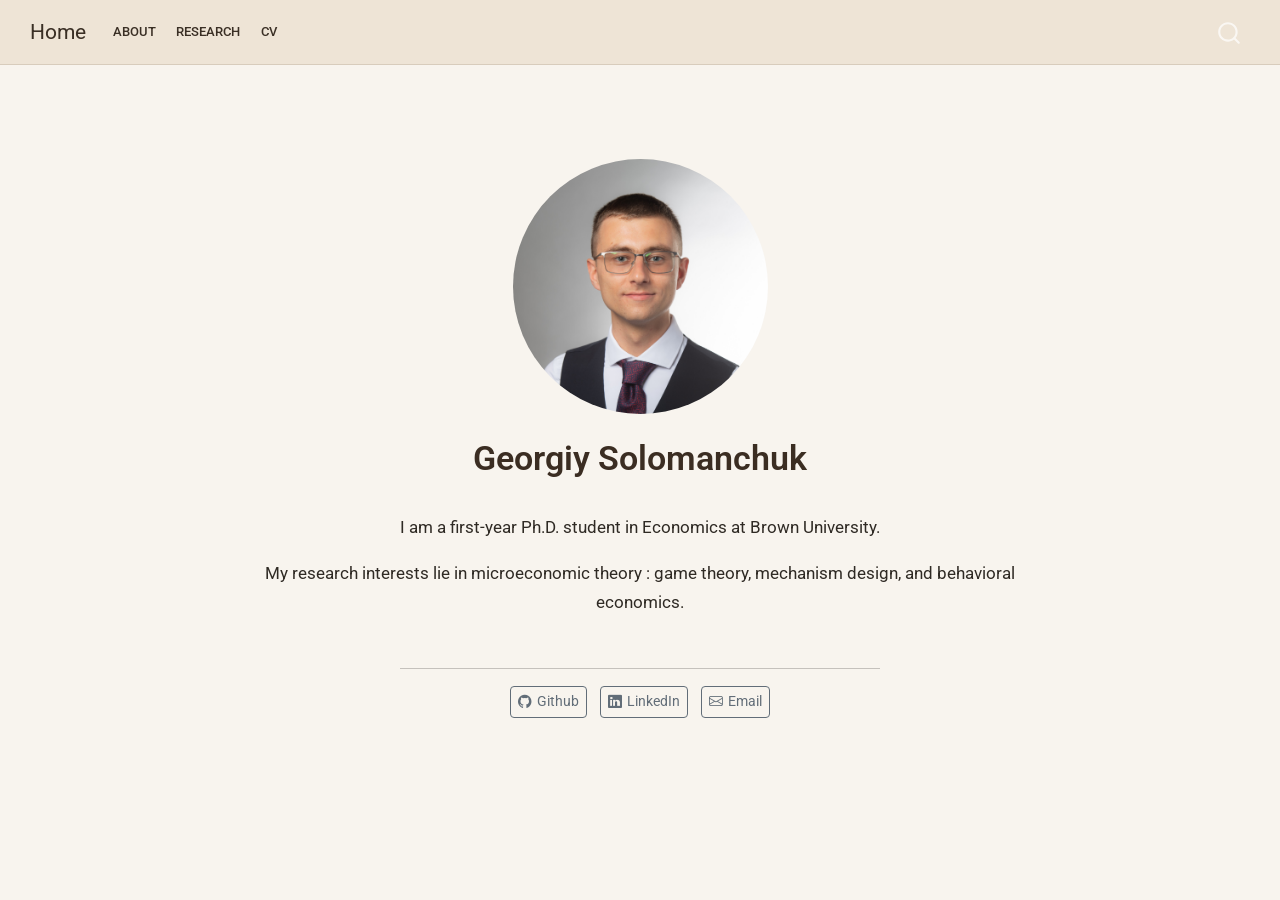
<file: docs/index.html>
<!DOCTYPE html>
<html xmlns="http://www.w3.org/1999/xhtml" lang="en" xml:lang="en"><head>

<meta charset="utf-8">
<meta name="generator" content="quarto-1.9.36">

<meta name="viewport" content="width=device-width, initial-scale=1.0, user-scalable=yes">


<title>Georgiy Solomanchuk – Home</title>
<style>
/* Default styles provided by pandoc.
** See https://pandoc.org/MANUAL.html#variables-for-html for config info.
*/
code{white-space: pre-wrap;}
span.smallcaps{font-variant: small-caps;}
div.columns{display: flex; gap: min(4vw, 1.5em);}
div.column{flex: auto; overflow-x: auto;}
div.hanging-indent{margin-left: 1.5em; text-indent: -1.5em;}
ul.task-list{list-style: none;}
ul.task-list li input[type="checkbox"] {
  width: 0.8em;
  margin: 0 0.8em 0.2em -1em; /* quarto-specific, see https://github.com/quarto-dev/quarto-cli/issues/4556 */ 
  vertical-align: middle;
}
</style>


<script src="site_libs/quarto-nav/quarto-nav.js"></script>
<script src="site_libs/quarto-nav/headroom.min.js"></script>
<script src="site_libs/clipboard/clipboard.min.js"></script>
<script src="site_libs/quarto-search/autocomplete.umd.js"></script>
<script src="site_libs/quarto-search/fuse.min.js"></script>
<script src="site_libs/quarto-search/quarto-search.js"></script>
<meta name="quarto:offset" content="./">
<link href="./logo.png" rel="icon" type="image/png">
<script src="site_libs/quarto-html/quarto.js" type="module"></script>
<script src="site_libs/quarto-html/tabsets/tabsets.js" type="module"></script>
<script src="site_libs/quarto-html/popper.min.js"></script>
<script src="site_libs/quarto-html/tippy.umd.min.js"></script>
<link href="site_libs/quarto-html/tippy.css" rel="stylesheet">
<link href="site_libs/quarto-html/quarto-syntax-highlighting-845c23b38eaddc0f92fda52bfe77a8c8.css" rel="stylesheet" id="quarto-text-highlighting-styles">
<script src="site_libs/bootstrap/bootstrap.min.js"></script>
<link href="site_libs/bootstrap/bootstrap-icons.css" rel="stylesheet">
<link href="site_libs/bootstrap/bootstrap-c51defa157ccb18095ba4b35bf459923.min.css" rel="stylesheet" append-hash="true" id="quarto-bootstrap" data-mode="light">
<script id="quarto-search-options" type="application/json">{
  "location": "navbar",
  "copy-button": false,
  "collapse-after": 3,
  "panel-placement": "end",
  "type": "overlay",
  "limit": 50,
  "keyboard-shortcut": [
    "f",
    "/",
    "s"
  ],
  "show-item-context": false,
  "language": {
    "search-no-results-text": "No results",
    "search-matching-documents-text": "matching documents",
    "search-copy-link-title": "Copy link to search",
    "search-hide-matches-text": "Hide additional matches",
    "search-more-match-text": "more match in this document",
    "search-more-matches-text": "more matches in this document",
    "search-clear-button-title": "Clear",
    "search-text-placeholder": "",
    "search-detached-cancel-button-title": "Cancel",
    "search-submit-button-title": "Submit",
    "search-label": "Search"
  }
}</script>


<link rel="stylesheet" href="styles.css">
</head>

<body class="nav-fixed fullcontent quarto-light">

<div id="quarto-search-results"></div>
  <header id="quarto-header" class="headroom fixed-top">
    <nav class="navbar navbar-expand-lg " data-bs-theme="dark">
      <div class="navbar-container container-fluid">
      <div class="navbar-brand-container mx-auto">
    <a class="navbar-brand" href="./index.html">
    <span class="navbar-title">Home</span>
    </a>
  </div>
            <div id="quarto-search" class="" title="Search"></div>
          <button class="navbar-toggler" type="button" data-bs-toggle="collapse" data-bs-target="#navbarCollapse" aria-controls="navbarCollapse" role="menu" aria-expanded="false" aria-label="Toggle navigation" onclick="if (window.quartoToggleHeadroom) { window.quartoToggleHeadroom(); }">
  <span class="navbar-toggler-icon"></span>
</button>
          <div class="collapse navbar-collapse" id="navbarCollapse">
            <ul class="navbar-nav navbar-nav-scroll me-auto">
  <li class="nav-item">
    <a class="nav-link" href="./about.html"> 
<span class="menu-text">About</span></a>
  </li>  
  <li class="nav-item">
    <a class="nav-link" href="./research/index.html"> 
<span class="menu-text">Research</span></a>
  </li>  
  <li class="nav-item">
    <a class="nav-link" href="./cv.pdf"> 
<span class="menu-text">CV</span></a>
  </li>  
</ul>
          </div> <!-- /navcollapse -->
            <div class="quarto-navbar-tools">
</div>
      </div> <!-- /container-fluid -->
    </nav>
</header>
<!-- content -->
<div id="quarto-content" class="quarto-container page-columns page-rows-contents page-layout-article page-navbar">
<!-- sidebar -->
<!-- margin-sidebar -->
    
<!-- main -->
<div class="quarto-about-jolla">
  <img src="profile.jpg" class="about-image
  round " style="height: 15em; width: 15em;">
 <header id="title-block-header" class="quarto-title-block default">
<div class="quarto-title">
<h1 class="title">Georgiy Solomanchuk</h1>
</div>
<div class="quarto-title-meta">
  </div>
</header><main class="content" id="quarto-document-content">
<p>I am a first-year Ph.D.&nbsp;student in Economics at Brown University.</p>
<p>My research interests lie in microeconomic theory : game theory, mechanism design, and behavioral economics.</p>


</main> 
  <hr class="about-sep">
   <div class="about-links">
  <a href="https://github.com/georgiysolomanchuk" class="about-link" rel="" target="">
    <i class="bi bi-github"></i>
     <span class="about-link-text">Github</span>
  </a>
  <a href="https://www.linkedin.com/in/georgiy-solomanchuk" class="about-link" rel="" target="">
    <i class="bi bi-linkedin"></i>
     <span class="about-link-text">LinkedIn</span>
  </a>
  <a href="mailto:georgiy_solomanchuk@brown.edu" class="about-link" rel="" target="">
    <i class="bi bi-envelope"></i>
     <span class="about-link-text">Email</span>
  </a>
</div>
</div>
 <!-- /main -->
<script id="quarto-html-after-body" type="application/javascript">
  window.document.addEventListener("DOMContentLoaded", function (event) {
    const isCodeAnnotation = (el) => {
      for (const clz of el.classList) {
        if (clz.startsWith('code-annotation-')) {                     
          return true;
        }
      }
      return false;
    }
    const onCopySuccess = function(e) {
      // button target
      const button = e.trigger;
      // don't keep focus
      button.blur();
      // flash "checked"
      button.classList.add('code-copy-button-checked');
      var currentTitle = button.getAttribute("title");
      button.setAttribute("title", "Copied!");
      let tooltip;
      if (window.bootstrap) {
        button.setAttribute("data-bs-toggle", "tooltip");
        button.setAttribute("data-bs-placement", "left");
        button.setAttribute("data-bs-title", "Copied!");
        tooltip = new bootstrap.Tooltip(button, 
          { trigger: "manual", 
            customClass: "code-copy-button-tooltip",
            offset: [0, -8]});
        tooltip.show();    
      }
      setTimeout(function() {
        if (tooltip) {
          tooltip.hide();
          button.removeAttribute("data-bs-title");
          button.removeAttribute("data-bs-toggle");
          button.removeAttribute("data-bs-placement");
        }
        button.setAttribute("title", currentTitle);
        button.classList.remove('code-copy-button-checked');
      }, 1000);
      // clear code selection
      e.clearSelection();
    }
    const getTextToCopy = function(trigger) {
      const outerScaffold = trigger.parentElement.cloneNode(true);
      const codeEl = outerScaffold.querySelector('code');
      for (const childEl of codeEl.children) {
        if (isCodeAnnotation(childEl)) {
          childEl.remove();
        }
      }
      return codeEl.innerText;
    }
    const clipboard = new window.ClipboardJS('.code-copy-button:not([data-in-quarto-modal])', {
      text: getTextToCopy
    });
    clipboard.on('success', onCopySuccess);
    if (window.document.getElementById('quarto-embedded-source-code-modal')) {
      const clipboardModal = new window.ClipboardJS('.code-copy-button[data-in-quarto-modal]', {
        text: getTextToCopy,
        container: window.document.getElementById('quarto-embedded-source-code-modal')
      });
      clipboardModal.on('success', onCopySuccess);
    }
      var localhostRegex = new RegExp(/^(?:http|https):\/\/localhost\:?[0-9]*\//);
      var mailtoRegex = new RegExp(/^mailto:/);
        var filterRegex = new RegExp('/' + window.location.host + '/');
      var isInternal = (href) => {
          return filterRegex.test(href) || localhostRegex.test(href) || mailtoRegex.test(href);
      }
      // Inspect non-navigation links and adorn them if external
     var links = window.document.querySelectorAll('a[href]:not(.nav-link):not(.navbar-brand):not(.toc-action):not(.sidebar-link):not(.sidebar-item-toggle):not(.pagination-link):not(.no-external):not([aria-hidden]):not(.dropdown-item):not(.quarto-navigation-tool):not(.about-link)');
      for (var i=0; i<links.length; i++) {
        const link = links[i];
        if (!isInternal(link.href)) {
          // undo the damage that might have been done by quarto-nav.js in the case of
          // links that we want to consider external
          if (link.dataset.originalHref !== undefined) {
            link.href = link.dataset.originalHref;
          }
        }
      }
    function tippyHover(el, contentFn, onTriggerFn, onUntriggerFn) {
      const config = {
        allowHTML: true,
        maxWidth: 500,
        delay: 100,
        arrow: false,
        appendTo: function(el) {
            return el.parentElement;
        },
        interactive: true,
        interactiveBorder: 10,
        theme: 'quarto',
        placement: 'bottom-start',
      };
      if (contentFn) {
        config.content = contentFn;
      }
      if (onTriggerFn) {
        config.onTrigger = onTriggerFn;
      }
      if (onUntriggerFn) {
        config.onUntrigger = onUntriggerFn;
      }
      window.tippy(el, config); 
    }
    const noterefs = window.document.querySelectorAll('a[role="doc-noteref"]');
    for (var i=0; i<noterefs.length; i++) {
      const ref = noterefs[i];
      tippyHover(ref, function() {
        // use id or data attribute instead here
        let href = ref.getAttribute('data-footnote-href') || ref.getAttribute('href');
        try { href = new URL(href).hash; } catch {}
        const id = href.replace(/^#\/?/, "");
        const note = window.document.getElementById(id);
        if (note) {
          return note.innerHTML;
        } else {
          return "";
        }
      });
    }
    const xrefs = window.document.querySelectorAll('a.quarto-xref');
    const processXRef = (id, note) => {
      // Strip column container classes
      const stripColumnClz = (el) => {
        el.classList.remove("page-full", "page-columns");
        if (el.children) {
          for (const child of el.children) {
            stripColumnClz(child);
          }
        }
      }
      stripColumnClz(note)
      if (id === null || id.startsWith('sec-')) {
        // Special case sections, only their first couple elements
        const container = document.createElement("div");
        if (note.children && note.children.length > 2) {
          container.appendChild(note.children[0].cloneNode(true));
          for (let i = 1; i < note.children.length; i++) {
            const child = note.children[i];
            if (child.tagName === "P" && child.innerText === "") {
              continue;
            } else {
              container.appendChild(child.cloneNode(true));
              break;
            }
          }
          if (window.Quarto?.typesetMath) {
            window.Quarto.typesetMath(container);
          }
          return container.innerHTML
        } else {
          if (window.Quarto?.typesetMath) {
            window.Quarto.typesetMath(note);
          }
          return note.innerHTML;
        }
      } else {
        // Remove any anchor links if they are present
        const anchorLink = note.querySelector('a.anchorjs-link');
        if (anchorLink) {
          anchorLink.remove();
        }
        if (window.Quarto?.typesetMath) {
          window.Quarto.typesetMath(note);
        }
        if (note.classList.contains("callout")) {
          return note.outerHTML;
        } else {
          return note.innerHTML;
        }
      }
    }
    for (var i=0; i<xrefs.length; i++) {
      const xref = xrefs[i];
      tippyHover(xref, undefined, function(instance) {
        instance.disable();
        let url = xref.getAttribute('href');
        let hash = undefined; 
        if (url.startsWith('#')) {
          hash = url;
        } else {
          try { hash = new URL(url).hash; } catch {}
        }
        if (hash) {
          const id = hash.replace(/^#\/?/, "");
          const note = window.document.getElementById(id);
          if (note !== null) {
            try {
              const html = processXRef(id, note.cloneNode(true));
              instance.setContent(html);
            } finally {
              instance.enable();
              instance.show();
            }
          } else {
            // See if we can fetch this
            fetch(url.split('#')[0])
            .then(res => res.text())
            .then(html => {
              const parser = new DOMParser();
              const htmlDoc = parser.parseFromString(html, "text/html");
              const note = htmlDoc.getElementById(id);
              if (note !== null) {
                const html = processXRef(id, note);
                instance.setContent(html);
              } 
            }).finally(() => {
              instance.enable();
              instance.show();
            });
          }
        } else {
          // See if we can fetch a full url (with no hash to target)
          // This is a special case and we should probably do some content thinning / targeting
          fetch(url)
          .then(res => res.text())
          .then(html => {
            const parser = new DOMParser();
            const htmlDoc = parser.parseFromString(html, "text/html");
            const note = htmlDoc.querySelector('main.content');
            if (note !== null) {
              // This should only happen for chapter cross references
              // (since there is no id in the URL)
              // remove the first header
              if (note.children.length > 0 && note.children[0].tagName === "HEADER") {
                note.children[0].remove();
              }
              const html = processXRef(null, note);
              instance.setContent(html);
            } 
          }).finally(() => {
            instance.enable();
            instance.show();
          });
        }
      }, function(instance) {
      });
    }
        let selectedAnnoteEl;
        const selectorForAnnotation = ( cell, annotation) => {
          let cellAttr = 'data-code-cell="' + cell + '"';
          let lineAttr = 'data-code-annotation="' +  annotation + '"';
          const selector = 'span[' + cellAttr + '][' + lineAttr + ']';
          return selector;
        }
        const selectCodeLines = (annoteEl) => {
          const doc = window.document;
          const targetCell = annoteEl.getAttribute("data-target-cell");
          const targetAnnotation = annoteEl.getAttribute("data-target-annotation");
          const annoteSpan = window.document.querySelector(selectorForAnnotation(targetCell, targetAnnotation));
          const lines = annoteSpan.getAttribute("data-code-lines").split(",");
          const lineIds = lines.map((line) => {
            return targetCell + "-" + line;
          })
          let top = null;
          let height = null;
          let parent = null;
          if (lineIds.length > 0) {
              //compute the position of the single el (top and bottom and make a div)
              const el = window.document.getElementById(lineIds[0]);
              top = el.offsetTop;
              height = el.offsetHeight;
              parent = el.parentElement.parentElement;
            if (lineIds.length > 1) {
              const lastEl = window.document.getElementById(lineIds[lineIds.length - 1]);
              const bottom = lastEl.offsetTop + lastEl.offsetHeight;
              height = bottom - top;
            }
            if (top !== null && height !== null && parent !== null) {
              // cook up a div (if necessary) and position it 
              let div = window.document.getElementById("code-annotation-line-highlight");
              if (div === null) {
                div = window.document.createElement("div");
                div.setAttribute("id", "code-annotation-line-highlight");
                div.style.position = 'absolute';
                parent.appendChild(div);
              }
              div.style.top = top - 2 + "px";
              div.style.height = height + 4 + "px";
              div.style.left = 0;
              let gutterDiv = window.document.getElementById("code-annotation-line-highlight-gutter");
              if (gutterDiv === null) {
                gutterDiv = window.document.createElement("div");
                gutterDiv.setAttribute("id", "code-annotation-line-highlight-gutter");
                gutterDiv.style.position = 'absolute';
                const codeCell = window.document.getElementById(targetCell);
                const gutter = codeCell.querySelector('.code-annotation-gutter');
                gutter.appendChild(gutterDiv);
              }
              gutterDiv.style.top = top - 2 + "px";
              gutterDiv.style.height = height + 4 + "px";
            }
            selectedAnnoteEl = annoteEl;
          }
        };
        const unselectCodeLines = () => {
          const elementsIds = ["code-annotation-line-highlight", "code-annotation-line-highlight-gutter"];
          elementsIds.forEach((elId) => {
            const div = window.document.getElementById(elId);
            if (div) {
              div.remove();
            }
          });
          selectedAnnoteEl = undefined;
        };
          // Handle positioning of the toggle
      window.addEventListener(
        "resize",
        throttle(() => {
          elRect = undefined;
          if (selectedAnnoteEl) {
            selectCodeLines(selectedAnnoteEl);
          }
        }, 10)
      );
      function throttle(fn, ms) {
      let throttle = false;
      let timer;
        return (...args) => {
          if(!throttle) { // first call gets through
              fn.apply(this, args);
              throttle = true;
          } else { // all the others get throttled
              if(timer) clearTimeout(timer); // cancel #2
              timer = setTimeout(() => {
                fn.apply(this, args);
                timer = throttle = false;
              }, ms);
          }
        };
      }
        // Attach click handler to the DT
        const annoteDls = window.document.querySelectorAll('dt[data-target-cell]');
        for (const annoteDlNode of annoteDls) {
          annoteDlNode.addEventListener('click', (event) => {
            const clickedEl = event.target;
            if (clickedEl !== selectedAnnoteEl) {
              unselectCodeLines();
              const activeEl = window.document.querySelector('dt[data-target-cell].code-annotation-active');
              if (activeEl) {
                activeEl.classList.remove('code-annotation-active');
              }
              selectCodeLines(clickedEl);
              clickedEl.classList.add('code-annotation-active');
            } else {
              // Unselect the line
              unselectCodeLines();
              clickedEl.classList.remove('code-annotation-active');
            }
          });
        }
    const findCites = (el) => {
      const parentEl = el.parentElement;
      if (parentEl) {
        const cites = parentEl.dataset.cites;
        if (cites) {
          return {
            el,
            cites: cites.split(' ')
          };
        } else {
          return findCites(el.parentElement)
        }
      } else {
        return undefined;
      }
    };
    var bibliorefs = window.document.querySelectorAll('a[role="doc-biblioref"]');
    for (var i=0; i<bibliorefs.length; i++) {
      const ref = bibliorefs[i];
      const citeInfo = findCites(ref);
      if (citeInfo) {
        tippyHover(citeInfo.el, function() {
          var popup = window.document.createElement('div');
          citeInfo.cites.forEach(function(cite) {
            var citeDiv = window.document.createElement('div');
            citeDiv.classList.add('hanging-indent');
            citeDiv.classList.add('csl-entry');
            var biblioDiv = window.document.getElementById('ref-' + cite);
            if (biblioDiv) {
              citeDiv.innerHTML = biblioDiv.innerHTML;
            }
            popup.appendChild(citeDiv);
          });
          return popup.innerHTML;
        });
      }
    }
  });
  </script>
</div> <!-- /content -->




</body></html>
</file>
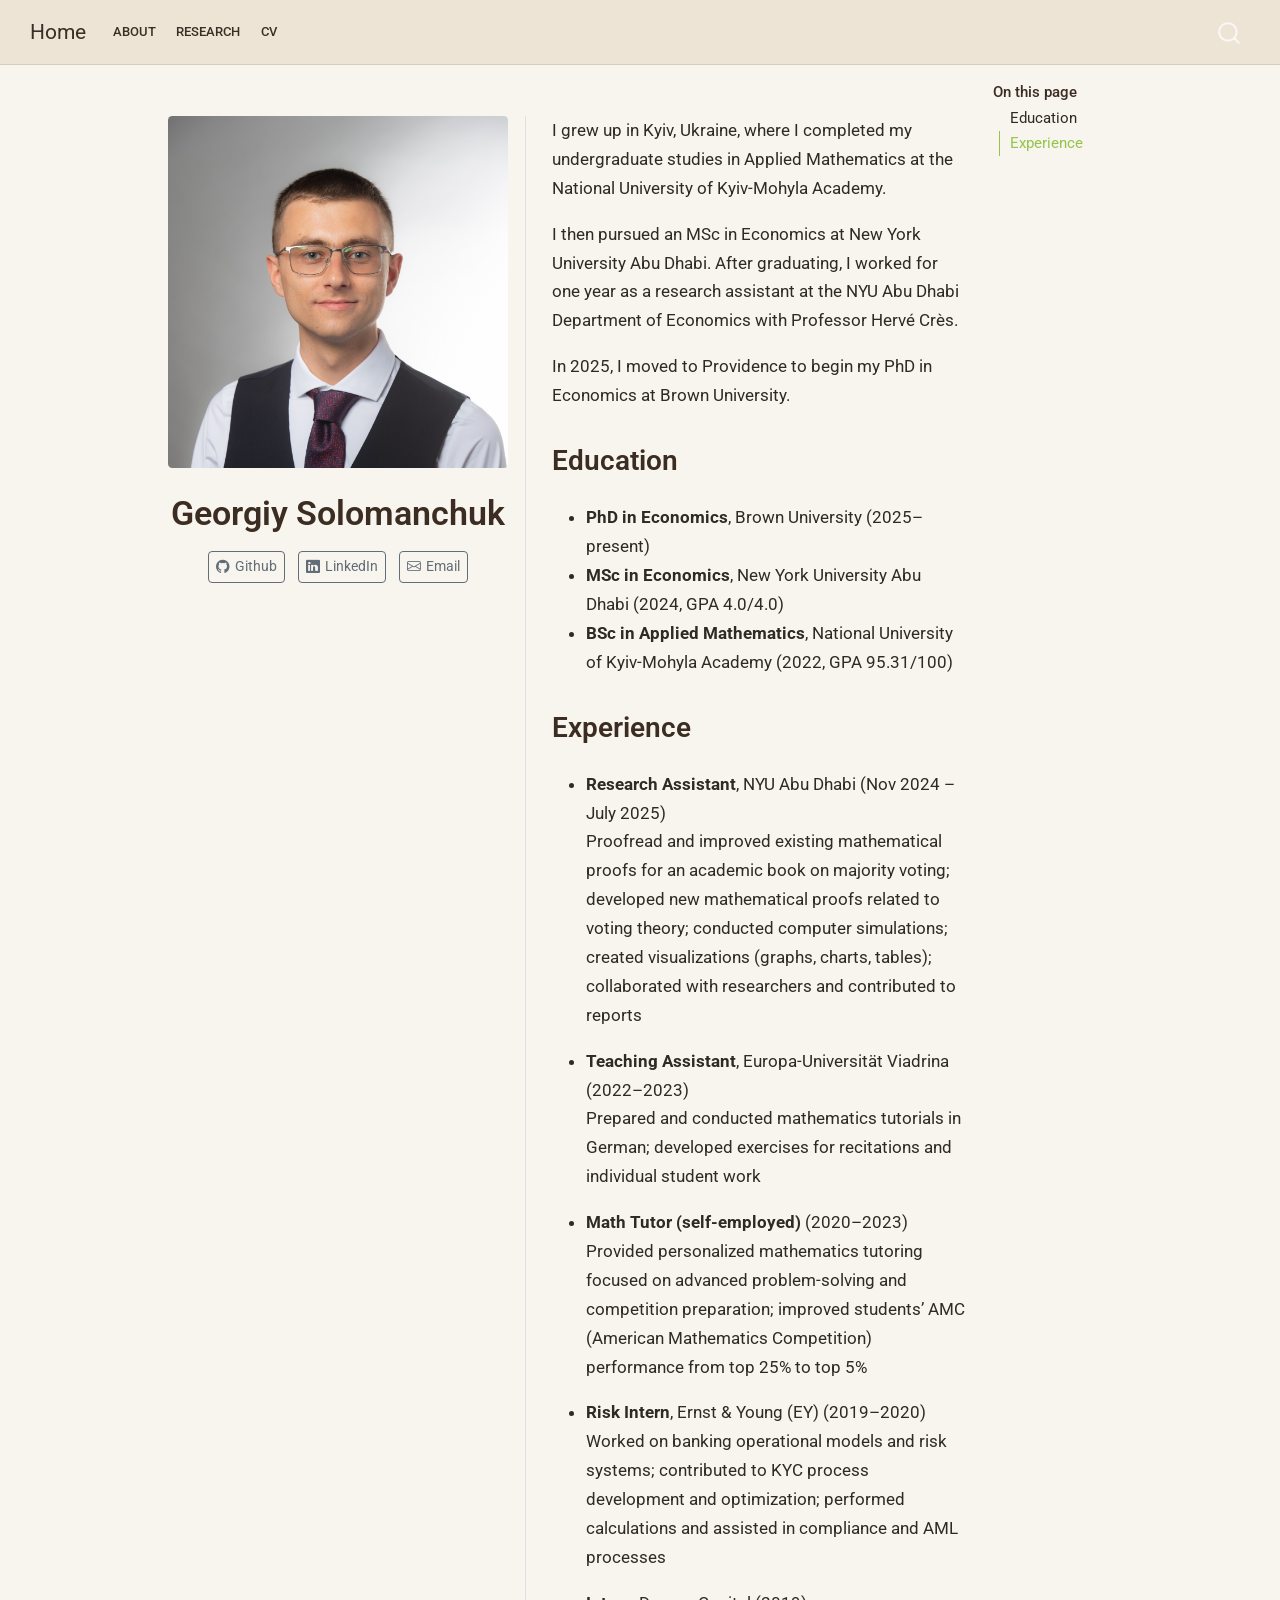
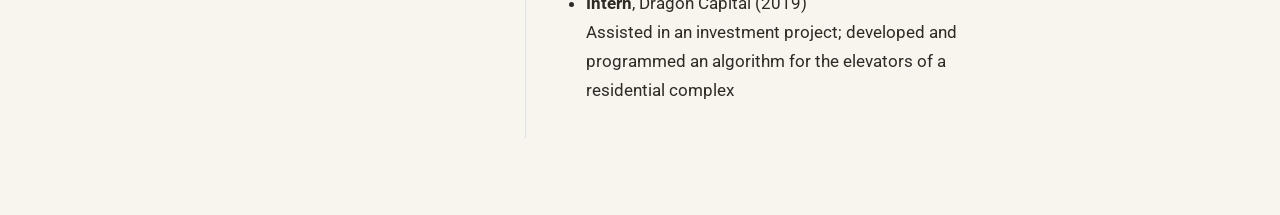
<file: docs/about.html>
<!DOCTYPE html>
<html xmlns="http://www.w3.org/1999/xhtml" lang="en" xml:lang="en"><head>

<meta charset="utf-8">
<meta name="generator" content="quarto-1.9.36">

<meta name="viewport" content="width=device-width, initial-scale=1.0, user-scalable=yes">


<title>Georgiy Solomanchuk – Home</title>
<style>
/* Default styles provided by pandoc.
** See https://pandoc.org/MANUAL.html#variables-for-html for config info.
*/
code{white-space: pre-wrap;}
span.smallcaps{font-variant: small-caps;}
div.columns{display: flex; gap: min(4vw, 1.5em);}
div.column{flex: auto; overflow-x: auto;}
div.hanging-indent{margin-left: 1.5em; text-indent: -1.5em;}
ul.task-list{list-style: none;}
ul.task-list li input[type="checkbox"] {
  width: 0.8em;
  margin: 0 0.8em 0.2em -1em; /* quarto-specific, see https://github.com/quarto-dev/quarto-cli/issues/4556 */ 
  vertical-align: middle;
}
</style>


<script src="site_libs/quarto-nav/quarto-nav.js"></script>
<script src="site_libs/quarto-nav/headroom.min.js"></script>
<script src="site_libs/clipboard/clipboard.min.js"></script>
<script src="site_libs/quarto-search/autocomplete.umd.js"></script>
<script src="site_libs/quarto-search/fuse.min.js"></script>
<script src="site_libs/quarto-search/quarto-search.js"></script>
<meta name="quarto:offset" content="./">
<link href="./logo.png" rel="icon" type="image/png">
<script src="site_libs/quarto-html/quarto.js" type="module"></script>
<script src="site_libs/quarto-html/tabsets/tabsets.js" type="module"></script>
<script src="site_libs/quarto-html/popper.min.js"></script>
<script src="site_libs/quarto-html/tippy.umd.min.js"></script>
<link href="site_libs/quarto-html/tippy.css" rel="stylesheet">
<link href="site_libs/quarto-html/quarto-syntax-highlighting-845c23b38eaddc0f92fda52bfe77a8c8.css" rel="stylesheet" id="quarto-text-highlighting-styles">
<script src="site_libs/bootstrap/bootstrap.min.js"></script>
<link href="site_libs/bootstrap/bootstrap-icons.css" rel="stylesheet">
<link href="site_libs/bootstrap/bootstrap-c51defa157ccb18095ba4b35bf459923.min.css" rel="stylesheet" append-hash="true" id="quarto-bootstrap" data-mode="light">
<script id="quarto-search-options" type="application/json">{
  "location": "navbar",
  "copy-button": false,
  "collapse-after": 3,
  "panel-placement": "end",
  "type": "overlay",
  "limit": 50,
  "keyboard-shortcut": [
    "f",
    "/",
    "s"
  ],
  "show-item-context": false,
  "language": {
    "search-no-results-text": "No results",
    "search-matching-documents-text": "matching documents",
    "search-copy-link-title": "Copy link to search",
    "search-hide-matches-text": "Hide additional matches",
    "search-more-match-text": "more match in this document",
    "search-more-matches-text": "more matches in this document",
    "search-clear-button-title": "Clear",
    "search-text-placeholder": "",
    "search-detached-cancel-button-title": "Cancel",
    "search-submit-button-title": "Submit",
    "search-label": "Search"
  }
}</script>


<link rel="stylesheet" href="styles.css">
</head>

<body class="nav-fixed quarto-light">

<div id="quarto-search-results"></div>
  <header id="quarto-header" class="headroom fixed-top">
    <nav class="navbar navbar-expand-lg " data-bs-theme="dark">
      <div class="navbar-container container-fluid">
      <div class="navbar-brand-container mx-auto">
    <a class="navbar-brand" href="./index.html">
    <span class="navbar-title">Home</span>
    </a>
  </div>
            <div id="quarto-search" class="" title="Search"></div>
          <button class="navbar-toggler" type="button" data-bs-toggle="collapse" data-bs-target="#navbarCollapse" aria-controls="navbarCollapse" role="menu" aria-expanded="false" aria-label="Toggle navigation" onclick="if (window.quartoToggleHeadroom) { window.quartoToggleHeadroom(); }">
  <span class="navbar-toggler-icon"></span>
</button>
          <div class="collapse navbar-collapse" id="navbarCollapse">
            <ul class="navbar-nav navbar-nav-scroll me-auto">
  <li class="nav-item">
    <a class="nav-link active" href="./about.html" aria-current="page"> 
<span class="menu-text">About</span></a>
  </li>  
  <li class="nav-item">
    <a class="nav-link" href="./research/index.html"> 
<span class="menu-text">Research</span></a>
  </li>  
  <li class="nav-item">
    <a class="nav-link" href="./cv.pdf"> 
<span class="menu-text">CV</span></a>
  </li>  
</ul>
          </div> <!-- /navcollapse -->
            <div class="quarto-navbar-tools">
</div>
      </div> <!-- /container-fluid -->
    </nav>
</header>
<!-- content -->
<div id="quarto-content" class="quarto-container page-columns page-rows-contents page-layout-article page-navbar">
<!-- sidebar -->
<!-- margin-sidebar -->
    <div id="quarto-margin-sidebar" class="sidebar margin-sidebar">
        <nav id="TOC" role="doc-toc" class="toc-active">
    <h2 id="toc-title">On this page</h2>
  <ul>
  <li><a href="#education" id="toc-education" class="nav-link active" data-scroll-target="#education">Education</a></li>
  <li><a href="#experience" id="toc-experience" class="nav-link" data-scroll-target="#experience">Experience</a></li>
  </ul>
</nav>
    </div>
<!-- main -->
<div class="quarto-about-trestles">
  <div class="about-entity">
    <img src="profile.jpg" class="about-image
  rounded " style="width: 20em;">
<header id="title-block-header" class="quarto-title-block default">
<div class="quarto-title">
<h1 class="title">Georgiy Solomanchuk</h1>
</div>
<div class="quarto-title-meta">
  </div>
</header>
    <div class="about-links">
  <a href="https://github.com/georgiysolomanchuk" class="about-link" rel="" target="">
    <i class="bi bi-github"></i>
     <span class="about-link-text">Github</span>
  </a>
  <a href="https://www.linkedin.com/in/georgiy-solomanchuk" class="about-link" rel="" target="">
    <i class="bi bi-linkedin"></i>
     <span class="about-link-text">LinkedIn</span>
  </a>
  <a href="mailto:georgiy_solomanchuk@brown.edu" class="about-link" rel="" target="">
    <i class="bi bi-envelope"></i>
     <span class="about-link-text">Email</span>
  </a>
</div>
  </div>
  <div class="about-contents"><main class="content" id="quarto-document-content">

<p>I grew up in Kyiv, Ukraine, where I completed my undergraduate studies in Applied Mathematics at the National University of Kyiv-Mohyla Academy.</p>
<p>I then pursued an MSc in Economics at New York University Abu Dhabi. After graduating, I worked for one year as a research assistant at the NYU Abu Dhabi Department of Economics with Professor Hervé Crès.</p>
<p>In 2025, I moved to Providence to begin my PhD in Economics at Brown University.</p>
<section id="education" class="level2">
<h2 data-anchor-id="education">Education</h2>
<ul>
<li><strong>PhD in Economics</strong>, Brown University (2025–present)<br>
</li>
<li><strong>MSc in Economics</strong>, New York University Abu Dhabi (2024, GPA 4.0/4.0)<br>
</li>
<li><strong>BSc in Applied Mathematics</strong>, National University of Kyiv-Mohyla Academy (2022, GPA 95.31/100)</li>
</ul>
</section>
<section id="experience" class="level2">
<h2 data-anchor-id="experience">Experience</h2>
<ul>
<li><p><strong>Research Assistant</strong>, NYU Abu Dhabi (Nov 2024 – July 2025)<br>
Proofread and improved existing mathematical proofs for an academic book on majority voting; developed new mathematical proofs related to voting theory; conducted computer simulations; created visualizations (graphs, charts, tables); collaborated with researchers and contributed to reports</p></li>
<li><p><strong>Teaching Assistant</strong>, Europa-Universität Viadrina (2022–2023)<br>
Prepared and conducted mathematics tutorials in German; developed exercises for recitations and individual student work</p></li>
<li><p><strong>Math Tutor (self-employed)</strong> (2020–2023)<br>
Provided personalized mathematics tutoring focused on advanced problem-solving and competition preparation; improved students’ AMC (American Mathematics Competition) performance from top 25% to top 5%</p></li>
<li><p><strong>Risk Intern</strong>, Ernst &amp; Young (EY) (2019–2020)<br>
Worked on banking operational models and risk systems; contributed to KYC process development and optimization; performed calculations and assisted in compliance and AML processes</p></li>
<li><p><strong>Intern</strong>, Dragon Capital (2019)<br>
Assisted in an investment project; developed and programmed an algorithm for the elevators of a residential complex</p></li>
</ul>


</section>
</main></div>
</div>
 <!-- /main -->
<script id="quarto-html-after-body" type="application/javascript">
  window.document.addEventListener("DOMContentLoaded", function (event) {
    const isCodeAnnotation = (el) => {
      for (const clz of el.classList) {
        if (clz.startsWith('code-annotation-')) {                     
          return true;
        }
      }
      return false;
    }
    const onCopySuccess = function(e) {
      // button target
      const button = e.trigger;
      // don't keep focus
      button.blur();
      // flash "checked"
      button.classList.add('code-copy-button-checked');
      var currentTitle = button.getAttribute("title");
      button.setAttribute("title", "Copied!");
      let tooltip;
      if (window.bootstrap) {
        button.setAttribute("data-bs-toggle", "tooltip");
        button.setAttribute("data-bs-placement", "left");
        button.setAttribute("data-bs-title", "Copied!");
        tooltip = new bootstrap.Tooltip(button, 
          { trigger: "manual", 
            customClass: "code-copy-button-tooltip",
            offset: [0, -8]});
        tooltip.show();    
      }
      setTimeout(function() {
        if (tooltip) {
          tooltip.hide();
          button.removeAttribute("data-bs-title");
          button.removeAttribute("data-bs-toggle");
          button.removeAttribute("data-bs-placement");
        }
        button.setAttribute("title", currentTitle);
        button.classList.remove('code-copy-button-checked');
      }, 1000);
      // clear code selection
      e.clearSelection();
    }
    const getTextToCopy = function(trigger) {
      const outerScaffold = trigger.parentElement.cloneNode(true);
      const codeEl = outerScaffold.querySelector('code');
      for (const childEl of codeEl.children) {
        if (isCodeAnnotation(childEl)) {
          childEl.remove();
        }
      }
      return codeEl.innerText;
    }
    const clipboard = new window.ClipboardJS('.code-copy-button:not([data-in-quarto-modal])', {
      text: getTextToCopy
    });
    clipboard.on('success', onCopySuccess);
    if (window.document.getElementById('quarto-embedded-source-code-modal')) {
      const clipboardModal = new window.ClipboardJS('.code-copy-button[data-in-quarto-modal]', {
        text: getTextToCopy,
        container: window.document.getElementById('quarto-embedded-source-code-modal')
      });
      clipboardModal.on('success', onCopySuccess);
    }
      var localhostRegex = new RegExp(/^(?:http|https):\/\/localhost\:?[0-9]*\//);
      var mailtoRegex = new RegExp(/^mailto:/);
        var filterRegex = new RegExp('/' + window.location.host + '/');
      var isInternal = (href) => {
          return filterRegex.test(href) || localhostRegex.test(href) || mailtoRegex.test(href);
      }
      // Inspect non-navigation links and adorn them if external
     var links = window.document.querySelectorAll('a[href]:not(.nav-link):not(.navbar-brand):not(.toc-action):not(.sidebar-link):not(.sidebar-item-toggle):not(.pagination-link):not(.no-external):not([aria-hidden]):not(.dropdown-item):not(.quarto-navigation-tool):not(.about-link)');
      for (var i=0; i<links.length; i++) {
        const link = links[i];
        if (!isInternal(link.href)) {
          // undo the damage that might have been done by quarto-nav.js in the case of
          // links that we want to consider external
          if (link.dataset.originalHref !== undefined) {
            link.href = link.dataset.originalHref;
          }
        }
      }
    function tippyHover(el, contentFn, onTriggerFn, onUntriggerFn) {
      const config = {
        allowHTML: true,
        maxWidth: 500,
        delay: 100,
        arrow: false,
        appendTo: function(el) {
            return el.parentElement;
        },
        interactive: true,
        interactiveBorder: 10,
        theme: 'quarto',
        placement: 'bottom-start',
      };
      if (contentFn) {
        config.content = contentFn;
      }
      if (onTriggerFn) {
        config.onTrigger = onTriggerFn;
      }
      if (onUntriggerFn) {
        config.onUntrigger = onUntriggerFn;
      }
      window.tippy(el, config); 
    }
    const noterefs = window.document.querySelectorAll('a[role="doc-noteref"]');
    for (var i=0; i<noterefs.length; i++) {
      const ref = noterefs[i];
      tippyHover(ref, function() {
        // use id or data attribute instead here
        let href = ref.getAttribute('data-footnote-href') || ref.getAttribute('href');
        try { href = new URL(href).hash; } catch {}
        const id = href.replace(/^#\/?/, "");
        const note = window.document.getElementById(id);
        if (note) {
          return note.innerHTML;
        } else {
          return "";
        }
      });
    }
    const xrefs = window.document.querySelectorAll('a.quarto-xref');
    const processXRef = (id, note) => {
      // Strip column container classes
      const stripColumnClz = (el) => {
        el.classList.remove("page-full", "page-columns");
        if (el.children) {
          for (const child of el.children) {
            stripColumnClz(child);
          }
        }
      }
      stripColumnClz(note)
      if (id === null || id.startsWith('sec-')) {
        // Special case sections, only their first couple elements
        const container = document.createElement("div");
        if (note.children && note.children.length > 2) {
          container.appendChild(note.children[0].cloneNode(true));
          for (let i = 1; i < note.children.length; i++) {
            const child = note.children[i];
            if (child.tagName === "P" && child.innerText === "") {
              continue;
            } else {
              container.appendChild(child.cloneNode(true));
              break;
            }
          }
          if (window.Quarto?.typesetMath) {
            window.Quarto.typesetMath(container);
          }
          return container.innerHTML
        } else {
          if (window.Quarto?.typesetMath) {
            window.Quarto.typesetMath(note);
          }
          return note.innerHTML;
        }
      } else {
        // Remove any anchor links if they are present
        const anchorLink = note.querySelector('a.anchorjs-link');
        if (anchorLink) {
          anchorLink.remove();
        }
        if (window.Quarto?.typesetMath) {
          window.Quarto.typesetMath(note);
        }
        if (note.classList.contains("callout")) {
          return note.outerHTML;
        } else {
          return note.innerHTML;
        }
      }
    }
    for (var i=0; i<xrefs.length; i++) {
      const xref = xrefs[i];
      tippyHover(xref, undefined, function(instance) {
        instance.disable();
        let url = xref.getAttribute('href');
        let hash = undefined; 
        if (url.startsWith('#')) {
          hash = url;
        } else {
          try { hash = new URL(url).hash; } catch {}
        }
        if (hash) {
          const id = hash.replace(/^#\/?/, "");
          const note = window.document.getElementById(id);
          if (note !== null) {
            try {
              const html = processXRef(id, note.cloneNode(true));
              instance.setContent(html);
            } finally {
              instance.enable();
              instance.show();
            }
          } else {
            // See if we can fetch this
            fetch(url.split('#')[0])
            .then(res => res.text())
            .then(html => {
              const parser = new DOMParser();
              const htmlDoc = parser.parseFromString(html, "text/html");
              const note = htmlDoc.getElementById(id);
              if (note !== null) {
                const html = processXRef(id, note);
                instance.setContent(html);
              } 
            }).finally(() => {
              instance.enable();
              instance.show();
            });
          }
        } else {
          // See if we can fetch a full url (with no hash to target)
          // This is a special case and we should probably do some content thinning / targeting
          fetch(url)
          .then(res => res.text())
          .then(html => {
            const parser = new DOMParser();
            const htmlDoc = parser.parseFromString(html, "text/html");
            const note = htmlDoc.querySelector('main.content');
            if (note !== null) {
              // This should only happen for chapter cross references
              // (since there is no id in the URL)
              // remove the first header
              if (note.children.length > 0 && note.children[0].tagName === "HEADER") {
                note.children[0].remove();
              }
              const html = processXRef(null, note);
              instance.setContent(html);
            } 
          }).finally(() => {
            instance.enable();
            instance.show();
          });
        }
      }, function(instance) {
      });
    }
        let selectedAnnoteEl;
        const selectorForAnnotation = ( cell, annotation) => {
          let cellAttr = 'data-code-cell="' + cell + '"';
          let lineAttr = 'data-code-annotation="' +  annotation + '"';
          const selector = 'span[' + cellAttr + '][' + lineAttr + ']';
          return selector;
        }
        const selectCodeLines = (annoteEl) => {
          const doc = window.document;
          const targetCell = annoteEl.getAttribute("data-target-cell");
          const targetAnnotation = annoteEl.getAttribute("data-target-annotation");
          const annoteSpan = window.document.querySelector(selectorForAnnotation(targetCell, targetAnnotation));
          const lines = annoteSpan.getAttribute("data-code-lines").split(",");
          const lineIds = lines.map((line) => {
            return targetCell + "-" + line;
          })
          let top = null;
          let height = null;
          let parent = null;
          if (lineIds.length > 0) {
              //compute the position of the single el (top and bottom and make a div)
              const el = window.document.getElementById(lineIds[0]);
              top = el.offsetTop;
              height = el.offsetHeight;
              parent = el.parentElement.parentElement;
            if (lineIds.length > 1) {
              const lastEl = window.document.getElementById(lineIds[lineIds.length - 1]);
              const bottom = lastEl.offsetTop + lastEl.offsetHeight;
              height = bottom - top;
            }
            if (top !== null && height !== null && parent !== null) {
              // cook up a div (if necessary) and position it 
              let div = window.document.getElementById("code-annotation-line-highlight");
              if (div === null) {
                div = window.document.createElement("div");
                div.setAttribute("id", "code-annotation-line-highlight");
                div.style.position = 'absolute';
                parent.appendChild(div);
              }
              div.style.top = top - 2 + "px";
              div.style.height = height + 4 + "px";
              div.style.left = 0;
              let gutterDiv = window.document.getElementById("code-annotation-line-highlight-gutter");
              if (gutterDiv === null) {
                gutterDiv = window.document.createElement("div");
                gutterDiv.setAttribute("id", "code-annotation-line-highlight-gutter");
                gutterDiv.style.position = 'absolute';
                const codeCell = window.document.getElementById(targetCell);
                const gutter = codeCell.querySelector('.code-annotation-gutter');
                gutter.appendChild(gutterDiv);
              }
              gutterDiv.style.top = top - 2 + "px";
              gutterDiv.style.height = height + 4 + "px";
            }
            selectedAnnoteEl = annoteEl;
          }
        };
        const unselectCodeLines = () => {
          const elementsIds = ["code-annotation-line-highlight", "code-annotation-line-highlight-gutter"];
          elementsIds.forEach((elId) => {
            const div = window.document.getElementById(elId);
            if (div) {
              div.remove();
            }
          });
          selectedAnnoteEl = undefined;
        };
          // Handle positioning of the toggle
      window.addEventListener(
        "resize",
        throttle(() => {
          elRect = undefined;
          if (selectedAnnoteEl) {
            selectCodeLines(selectedAnnoteEl);
          }
        }, 10)
      );
      function throttle(fn, ms) {
      let throttle = false;
      let timer;
        return (...args) => {
          if(!throttle) { // first call gets through
              fn.apply(this, args);
              throttle = true;
          } else { // all the others get throttled
              if(timer) clearTimeout(timer); // cancel #2
              timer = setTimeout(() => {
                fn.apply(this, args);
                timer = throttle = false;
              }, ms);
          }
        };
      }
        // Attach click handler to the DT
        const annoteDls = window.document.querySelectorAll('dt[data-target-cell]');
        for (const annoteDlNode of annoteDls) {
          annoteDlNode.addEventListener('click', (event) => {
            const clickedEl = event.target;
            if (clickedEl !== selectedAnnoteEl) {
              unselectCodeLines();
              const activeEl = window.document.querySelector('dt[data-target-cell].code-annotation-active');
              if (activeEl) {
                activeEl.classList.remove('code-annotation-active');
              }
              selectCodeLines(clickedEl);
              clickedEl.classList.add('code-annotation-active');
            } else {
              // Unselect the line
              unselectCodeLines();
              clickedEl.classList.remove('code-annotation-active');
            }
          });
        }
    const findCites = (el) => {
      const parentEl = el.parentElement;
      if (parentEl) {
        const cites = parentEl.dataset.cites;
        if (cites) {
          return {
            el,
            cites: cites.split(' ')
          };
        } else {
          return findCites(el.parentElement)
        }
      } else {
        return undefined;
      }
    };
    var bibliorefs = window.document.querySelectorAll('a[role="doc-biblioref"]');
    for (var i=0; i<bibliorefs.length; i++) {
      const ref = bibliorefs[i];
      const citeInfo = findCites(ref);
      if (citeInfo) {
        tippyHover(citeInfo.el, function() {
          var popup = window.document.createElement('div');
          citeInfo.cites.forEach(function(cite) {
            var citeDiv = window.document.createElement('div');
            citeDiv.classList.add('hanging-indent');
            citeDiv.classList.add('csl-entry');
            var biblioDiv = window.document.getElementById('ref-' + cite);
            if (biblioDiv) {
              citeDiv.innerHTML = biblioDiv.innerHTML;
            }
            popup.appendChild(citeDiv);
          });
          return popup.innerHTML;
        });
      }
    }
  });
  </script>
</div> <!-- /content -->




</body></html>
</file>
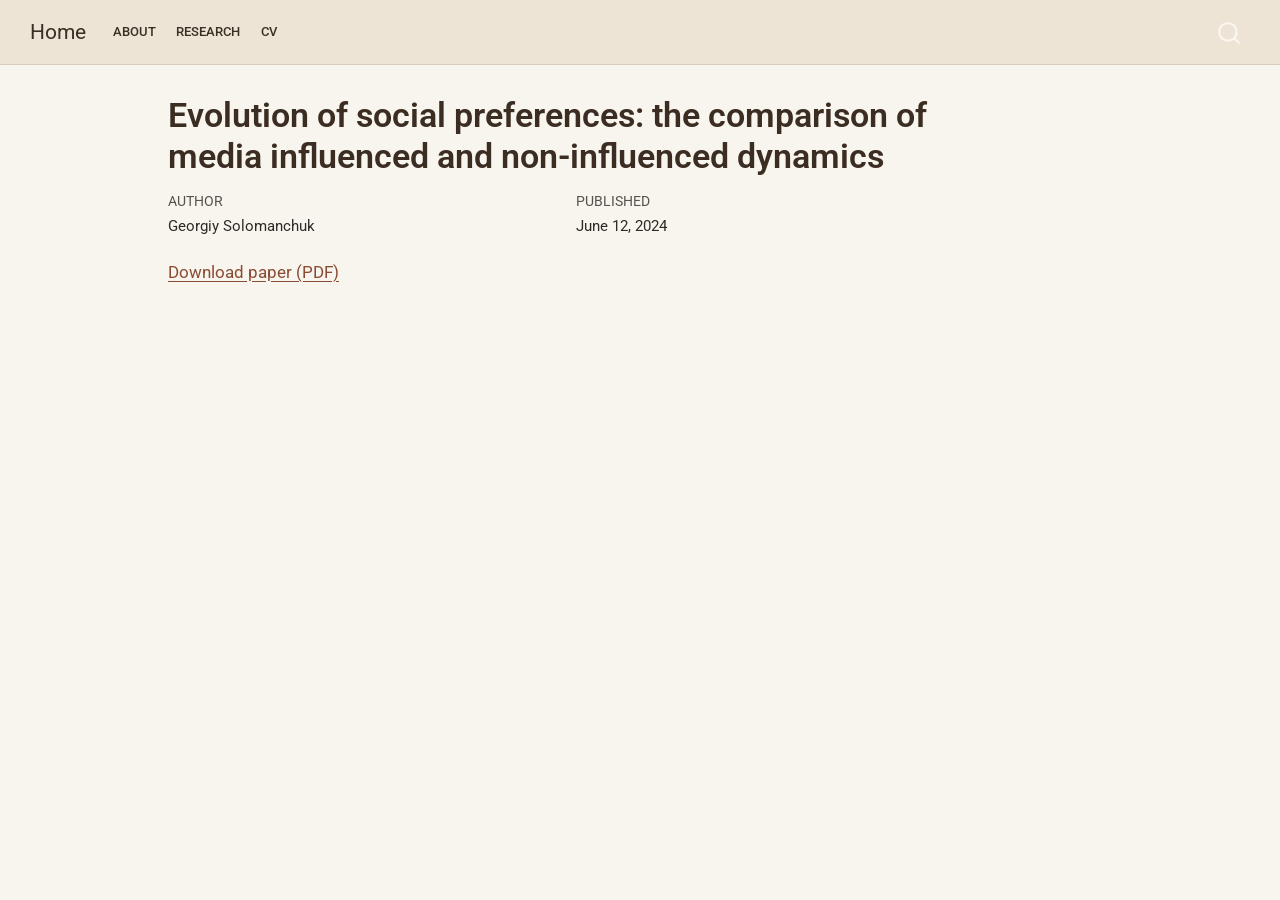
<file: docs/research/paper-1.html>
<!DOCTYPE html>
<html xmlns="http://www.w3.org/1999/xhtml" lang="en" xml:lang="en"><head>

<meta charset="utf-8">
<meta name="generator" content="quarto-1.9.36">

<meta name="viewport" content="width=device-width, initial-scale=1.0, user-scalable=yes">

<meta name="author" content="Georgiy Solomanchuk">
<meta name="dcterms.date" content="2024-06-12">

<title>Evolution of social preferences: the comparison of media influenced and non-influenced dynamics – Home</title>
<style>
/* Default styles provided by pandoc.
** See https://pandoc.org/MANUAL.html#variables-for-html for config info.
*/
code{white-space: pre-wrap;}
span.smallcaps{font-variant: small-caps;}
div.columns{display: flex; gap: min(4vw, 1.5em);}
div.column{flex: auto; overflow-x: auto;}
div.hanging-indent{margin-left: 1.5em; text-indent: -1.5em;}
ul.task-list{list-style: none;}
ul.task-list li input[type="checkbox"] {
  width: 0.8em;
  margin: 0 0.8em 0.2em -1em; /* quarto-specific, see https://github.com/quarto-dev/quarto-cli/issues/4556 */ 
  vertical-align: middle;
}
</style>


<script src="../site_libs/quarto-nav/quarto-nav.js"></script>
<script src="../site_libs/quarto-nav/headroom.min.js"></script>
<script src="../site_libs/clipboard/clipboard.min.js"></script>
<script src="../site_libs/quarto-search/autocomplete.umd.js"></script>
<script src="../site_libs/quarto-search/fuse.min.js"></script>
<script src="../site_libs/quarto-search/quarto-search.js"></script>
<meta name="quarto:offset" content="../">
<link href="../logo.png" rel="icon" type="image/png">
<script src="../site_libs/quarto-html/quarto.js" type="module"></script>
<script src="../site_libs/quarto-html/tabsets/tabsets.js" type="module"></script>
<script src="../site_libs/quarto-html/popper.min.js"></script>
<script src="../site_libs/quarto-html/tippy.umd.min.js"></script>
<script src="../site_libs/quarto-html/anchor.min.js"></script>
<link href="../site_libs/quarto-html/tippy.css" rel="stylesheet">
<link href="../site_libs/quarto-html/quarto-syntax-highlighting-845c23b38eaddc0f92fda52bfe77a8c8.css" rel="stylesheet" id="quarto-text-highlighting-styles">
<script src="../site_libs/bootstrap/bootstrap.min.js"></script>
<link href="../site_libs/bootstrap/bootstrap-icons.css" rel="stylesheet">
<link href="../site_libs/bootstrap/bootstrap-c51defa157ccb18095ba4b35bf459923.min.css" rel="stylesheet" append-hash="true" id="quarto-bootstrap" data-mode="light">
<script id="quarto-search-options" type="application/json">{
  "location": "navbar",
  "copy-button": false,
  "collapse-after": 3,
  "panel-placement": "end",
  "type": "overlay",
  "limit": 50,
  "keyboard-shortcut": [
    "f",
    "/",
    "s"
  ],
  "show-item-context": false,
  "language": {
    "search-no-results-text": "No results",
    "search-matching-documents-text": "matching documents",
    "search-copy-link-title": "Copy link to search",
    "search-hide-matches-text": "Hide additional matches",
    "search-more-match-text": "more match in this document",
    "search-more-matches-text": "more matches in this document",
    "search-clear-button-title": "Clear",
    "search-text-placeholder": "",
    "search-detached-cancel-button-title": "Cancel",
    "search-submit-button-title": "Submit",
    "search-label": "Search"
  }
}</script>


<link rel="stylesheet" href="../styles.css">
</head>

<body class="nav-fixed quarto-light">

<div id="quarto-search-results"></div>
  <header id="quarto-header" class="headroom fixed-top">
    <nav class="navbar navbar-expand-lg " data-bs-theme="dark">
      <div class="navbar-container container-fluid">
      <div class="navbar-brand-container mx-auto">
    <a class="navbar-brand" href="../index.html">
    <span class="navbar-title">Home</span>
    </a>
  </div>
            <div id="quarto-search" class="" title="Search"></div>
          <button class="navbar-toggler" type="button" data-bs-toggle="collapse" data-bs-target="#navbarCollapse" aria-controls="navbarCollapse" role="menu" aria-expanded="false" aria-label="Toggle navigation" onclick="if (window.quartoToggleHeadroom) { window.quartoToggleHeadroom(); }">
  <span class="navbar-toggler-icon"></span>
</button>
          <div class="collapse navbar-collapse" id="navbarCollapse">
            <ul class="navbar-nav navbar-nav-scroll me-auto">
  <li class="nav-item">
    <a class="nav-link" href="../about.html"> 
<span class="menu-text">About</span></a>
  </li>  
  <li class="nav-item">
    <a class="nav-link" href="../research/index.html"> 
<span class="menu-text">Research</span></a>
  </li>  
  <li class="nav-item">
    <a class="nav-link" href="../cv.pdf"> 
<span class="menu-text">CV</span></a>
  </li>  
</ul>
          </div> <!-- /navcollapse -->
            <div class="quarto-navbar-tools">
</div>
      </div> <!-- /container-fluid -->
    </nav>
</header>
<!-- content -->
<div id="quarto-content" class="quarto-container page-columns page-rows-contents page-layout-article page-navbar">
<!-- sidebar -->
<!-- margin-sidebar -->
    <div id="quarto-margin-sidebar" class="sidebar margin-sidebar zindex-bottom">
        
    </div>
<!-- main -->
<main class="content" id="quarto-document-content">

<header id="title-block-header" class="quarto-title-block default">
<div class="quarto-title">
<h1 class="title">Evolution of social preferences: the comparison of media influenced and non-influenced dynamics</h1>
</div>



<div class="quarto-title-meta">

    <div>
    <div class="quarto-title-meta-heading">Author</div>
    <div class="quarto-title-meta-contents">
             <p>Georgiy Solomanchuk </p>
          </div>
  </div>
    
    <div>
    <div class="quarto-title-meta-heading">Published</div>
    <div class="quarto-title-meta-contents">
      <p class="date">June 12, 2024</p>
    </div>
  </div>
  
    
  </div>
  


</header>


<p><a href="..\Msc_thesis.pdf">Download paper (PDF)</a></p>



</main> <!-- /main -->
<script id="quarto-html-after-body" type="application/javascript">
  window.document.addEventListener("DOMContentLoaded", function (event) {
    const icon = "";
    const anchorJS = new window.AnchorJS();
    anchorJS.options = {
      placement: 'right',
      icon: icon
    };
    anchorJS.add('.anchored');
    const isCodeAnnotation = (el) => {
      for (const clz of el.classList) {
        if (clz.startsWith('code-annotation-')) {                     
          return true;
        }
      }
      return false;
    }
    const onCopySuccess = function(e) {
      // button target
      const button = e.trigger;
      // don't keep focus
      button.blur();
      // flash "checked"
      button.classList.add('code-copy-button-checked');
      var currentTitle = button.getAttribute("title");
      button.setAttribute("title", "Copied!");
      let tooltip;
      if (window.bootstrap) {
        button.setAttribute("data-bs-toggle", "tooltip");
        button.setAttribute("data-bs-placement", "left");
        button.setAttribute("data-bs-title", "Copied!");
        tooltip = new bootstrap.Tooltip(button, 
          { trigger: "manual", 
            customClass: "code-copy-button-tooltip",
            offset: [0, -8]});
        tooltip.show();    
      }
      setTimeout(function() {
        if (tooltip) {
          tooltip.hide();
          button.removeAttribute("data-bs-title");
          button.removeAttribute("data-bs-toggle");
          button.removeAttribute("data-bs-placement");
        }
        button.setAttribute("title", currentTitle);
        button.classList.remove('code-copy-button-checked');
      }, 1000);
      // clear code selection
      e.clearSelection();
    }
    const getTextToCopy = function(trigger) {
      const outerScaffold = trigger.parentElement.cloneNode(true);
      const codeEl = outerScaffold.querySelector('code');
      for (const childEl of codeEl.children) {
        if (isCodeAnnotation(childEl)) {
          childEl.remove();
        }
      }
      return codeEl.innerText;
    }
    const clipboard = new window.ClipboardJS('.code-copy-button:not([data-in-quarto-modal])', {
      text: getTextToCopy
    });
    clipboard.on('success', onCopySuccess);
    if (window.document.getElementById('quarto-embedded-source-code-modal')) {
      const clipboardModal = new window.ClipboardJS('.code-copy-button[data-in-quarto-modal]', {
        text: getTextToCopy,
        container: window.document.getElementById('quarto-embedded-source-code-modal')
      });
      clipboardModal.on('success', onCopySuccess);
    }
      var localhostRegex = new RegExp(/^(?:http|https):\/\/localhost\:?[0-9]*\//);
      var mailtoRegex = new RegExp(/^mailto:/);
        var filterRegex = new RegExp('/' + window.location.host + '/');
      var isInternal = (href) => {
          return filterRegex.test(href) || localhostRegex.test(href) || mailtoRegex.test(href);
      }
      // Inspect non-navigation links and adorn them if external
     var links = window.document.querySelectorAll('a[href]:not(.nav-link):not(.navbar-brand):not(.toc-action):not(.sidebar-link):not(.sidebar-item-toggle):not(.pagination-link):not(.no-external):not([aria-hidden]):not(.dropdown-item):not(.quarto-navigation-tool):not(.about-link)');
      for (var i=0; i<links.length; i++) {
        const link = links[i];
        if (!isInternal(link.href)) {
          // undo the damage that might have been done by quarto-nav.js in the case of
          // links that we want to consider external
          if (link.dataset.originalHref !== undefined) {
            link.href = link.dataset.originalHref;
          }
        }
      }
    function tippyHover(el, contentFn, onTriggerFn, onUntriggerFn) {
      const config = {
        allowHTML: true,
        maxWidth: 500,
        delay: 100,
        arrow: false,
        appendTo: function(el) {
            return el.parentElement;
        },
        interactive: true,
        interactiveBorder: 10,
        theme: 'quarto',
        placement: 'bottom-start',
      };
      if (contentFn) {
        config.content = contentFn;
      }
      if (onTriggerFn) {
        config.onTrigger = onTriggerFn;
      }
      if (onUntriggerFn) {
        config.onUntrigger = onUntriggerFn;
      }
      window.tippy(el, config); 
    }
    const noterefs = window.document.querySelectorAll('a[role="doc-noteref"]');
    for (var i=0; i<noterefs.length; i++) {
      const ref = noterefs[i];
      tippyHover(ref, function() {
        // use id or data attribute instead here
        let href = ref.getAttribute('data-footnote-href') || ref.getAttribute('href');
        try { href = new URL(href).hash; } catch {}
        const id = href.replace(/^#\/?/, "");
        const note = window.document.getElementById(id);
        if (note) {
          return note.innerHTML;
        } else {
          return "";
        }
      });
    }
    const xrefs = window.document.querySelectorAll('a.quarto-xref');
    const processXRef = (id, note) => {
      // Strip column container classes
      const stripColumnClz = (el) => {
        el.classList.remove("page-full", "page-columns");
        if (el.children) {
          for (const child of el.children) {
            stripColumnClz(child);
          }
        }
      }
      stripColumnClz(note)
      if (id === null || id.startsWith('sec-')) {
        // Special case sections, only their first couple elements
        const container = document.createElement("div");
        if (note.children && note.children.length > 2) {
          container.appendChild(note.children[0].cloneNode(true));
          for (let i = 1; i < note.children.length; i++) {
            const child = note.children[i];
            if (child.tagName === "P" && child.innerText === "") {
              continue;
            } else {
              container.appendChild(child.cloneNode(true));
              break;
            }
          }
          if (window.Quarto?.typesetMath) {
            window.Quarto.typesetMath(container);
          }
          return container.innerHTML
        } else {
          if (window.Quarto?.typesetMath) {
            window.Quarto.typesetMath(note);
          }
          return note.innerHTML;
        }
      } else {
        // Remove any anchor links if they are present
        const anchorLink = note.querySelector('a.anchorjs-link');
        if (anchorLink) {
          anchorLink.remove();
        }
        if (window.Quarto?.typesetMath) {
          window.Quarto.typesetMath(note);
        }
        if (note.classList.contains("callout")) {
          return note.outerHTML;
        } else {
          return note.innerHTML;
        }
      }
    }
    for (var i=0; i<xrefs.length; i++) {
      const xref = xrefs[i];
      tippyHover(xref, undefined, function(instance) {
        instance.disable();
        let url = xref.getAttribute('href');
        let hash = undefined; 
        if (url.startsWith('#')) {
          hash = url;
        } else {
          try { hash = new URL(url).hash; } catch {}
        }
        if (hash) {
          const id = hash.replace(/^#\/?/, "");
          const note = window.document.getElementById(id);
          if (note !== null) {
            try {
              const html = processXRef(id, note.cloneNode(true));
              instance.setContent(html);
            } finally {
              instance.enable();
              instance.show();
            }
          } else {
            // See if we can fetch this
            fetch(url.split('#')[0])
            .then(res => res.text())
            .then(html => {
              const parser = new DOMParser();
              const htmlDoc = parser.parseFromString(html, "text/html");
              const note = htmlDoc.getElementById(id);
              if (note !== null) {
                const html = processXRef(id, note);
                instance.setContent(html);
              } 
            }).finally(() => {
              instance.enable();
              instance.show();
            });
          }
        } else {
          // See if we can fetch a full url (with no hash to target)
          // This is a special case and we should probably do some content thinning / targeting
          fetch(url)
          .then(res => res.text())
          .then(html => {
            const parser = new DOMParser();
            const htmlDoc = parser.parseFromString(html, "text/html");
            const note = htmlDoc.querySelector('main.content');
            if (note !== null) {
              // This should only happen for chapter cross references
              // (since there is no id in the URL)
              // remove the first header
              if (note.children.length > 0 && note.children[0].tagName === "HEADER") {
                note.children[0].remove();
              }
              const html = processXRef(null, note);
              instance.setContent(html);
            } 
          }).finally(() => {
            instance.enable();
            instance.show();
          });
        }
      }, function(instance) {
      });
    }
        let selectedAnnoteEl;
        const selectorForAnnotation = ( cell, annotation) => {
          let cellAttr = 'data-code-cell="' + cell + '"';
          let lineAttr = 'data-code-annotation="' +  annotation + '"';
          const selector = 'span[' + cellAttr + '][' + lineAttr + ']';
          return selector;
        }
        const selectCodeLines = (annoteEl) => {
          const doc = window.document;
          const targetCell = annoteEl.getAttribute("data-target-cell");
          const targetAnnotation = annoteEl.getAttribute("data-target-annotation");
          const annoteSpan = window.document.querySelector(selectorForAnnotation(targetCell, targetAnnotation));
          const lines = annoteSpan.getAttribute("data-code-lines").split(",");
          const lineIds = lines.map((line) => {
            return targetCell + "-" + line;
          })
          let top = null;
          let height = null;
          let parent = null;
          if (lineIds.length > 0) {
              //compute the position of the single el (top and bottom and make a div)
              const el = window.document.getElementById(lineIds[0]);
              top = el.offsetTop;
              height = el.offsetHeight;
              parent = el.parentElement.parentElement;
            if (lineIds.length > 1) {
              const lastEl = window.document.getElementById(lineIds[lineIds.length - 1]);
              const bottom = lastEl.offsetTop + lastEl.offsetHeight;
              height = bottom - top;
            }
            if (top !== null && height !== null && parent !== null) {
              // cook up a div (if necessary) and position it 
              let div = window.document.getElementById("code-annotation-line-highlight");
              if (div === null) {
                div = window.document.createElement("div");
                div.setAttribute("id", "code-annotation-line-highlight");
                div.style.position = 'absolute';
                parent.appendChild(div);
              }
              div.style.top = top - 2 + "px";
              div.style.height = height + 4 + "px";
              div.style.left = 0;
              let gutterDiv = window.document.getElementById("code-annotation-line-highlight-gutter");
              if (gutterDiv === null) {
                gutterDiv = window.document.createElement("div");
                gutterDiv.setAttribute("id", "code-annotation-line-highlight-gutter");
                gutterDiv.style.position = 'absolute';
                const codeCell = window.document.getElementById(targetCell);
                const gutter = codeCell.querySelector('.code-annotation-gutter');
                gutter.appendChild(gutterDiv);
              }
              gutterDiv.style.top = top - 2 + "px";
              gutterDiv.style.height = height + 4 + "px";
            }
            selectedAnnoteEl = annoteEl;
          }
        };
        const unselectCodeLines = () => {
          const elementsIds = ["code-annotation-line-highlight", "code-annotation-line-highlight-gutter"];
          elementsIds.forEach((elId) => {
            const div = window.document.getElementById(elId);
            if (div) {
              div.remove();
            }
          });
          selectedAnnoteEl = undefined;
        };
          // Handle positioning of the toggle
      window.addEventListener(
        "resize",
        throttle(() => {
          elRect = undefined;
          if (selectedAnnoteEl) {
            selectCodeLines(selectedAnnoteEl);
          }
        }, 10)
      );
      function throttle(fn, ms) {
      let throttle = false;
      let timer;
        return (...args) => {
          if(!throttle) { // first call gets through
              fn.apply(this, args);
              throttle = true;
          } else { // all the others get throttled
              if(timer) clearTimeout(timer); // cancel #2
              timer = setTimeout(() => {
                fn.apply(this, args);
                timer = throttle = false;
              }, ms);
          }
        };
      }
        // Attach click handler to the DT
        const annoteDls = window.document.querySelectorAll('dt[data-target-cell]');
        for (const annoteDlNode of annoteDls) {
          annoteDlNode.addEventListener('click', (event) => {
            const clickedEl = event.target;
            if (clickedEl !== selectedAnnoteEl) {
              unselectCodeLines();
              const activeEl = window.document.querySelector('dt[data-target-cell].code-annotation-active');
              if (activeEl) {
                activeEl.classList.remove('code-annotation-active');
              }
              selectCodeLines(clickedEl);
              clickedEl.classList.add('code-annotation-active');
            } else {
              // Unselect the line
              unselectCodeLines();
              clickedEl.classList.remove('code-annotation-active');
            }
          });
        }
    const findCites = (el) => {
      const parentEl = el.parentElement;
      if (parentEl) {
        const cites = parentEl.dataset.cites;
        if (cites) {
          return {
            el,
            cites: cites.split(' ')
          };
        } else {
          return findCites(el.parentElement)
        }
      } else {
        return undefined;
      }
    };
    var bibliorefs = window.document.querySelectorAll('a[role="doc-biblioref"]');
    for (var i=0; i<bibliorefs.length; i++) {
      const ref = bibliorefs[i];
      const citeInfo = findCites(ref);
      if (citeInfo) {
        tippyHover(citeInfo.el, function() {
          var popup = window.document.createElement('div');
          citeInfo.cites.forEach(function(cite) {
            var citeDiv = window.document.createElement('div');
            citeDiv.classList.add('hanging-indent');
            citeDiv.classList.add('csl-entry');
            var biblioDiv = window.document.getElementById('ref-' + cite);
            if (biblioDiv) {
              citeDiv.innerHTML = biblioDiv.innerHTML;
            }
            popup.appendChild(citeDiv);
          });
          return popup.innerHTML;
        });
      }
    }
  });
  </script>
</div> <!-- /content -->




</body></html>
</file>
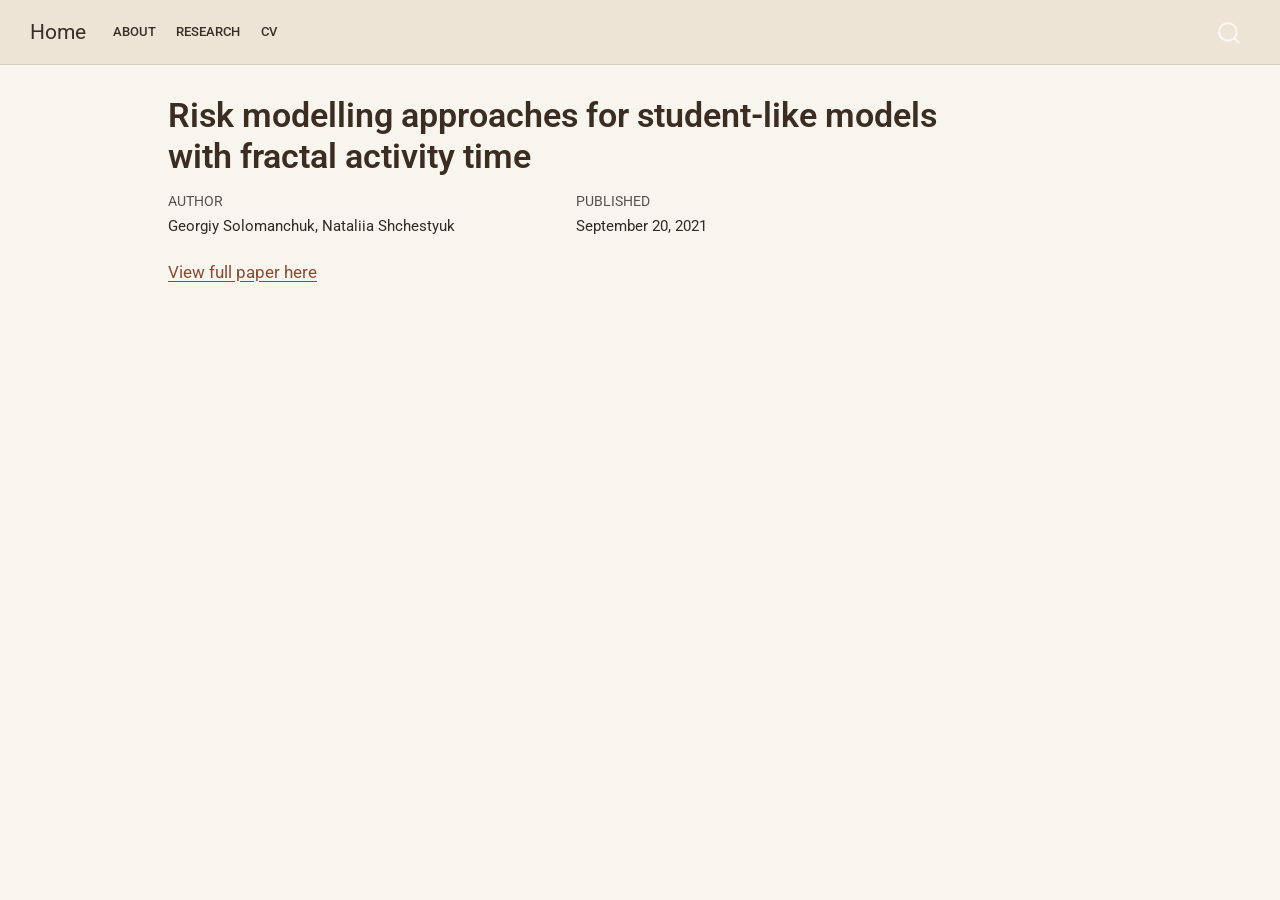
<file: docs/research/project-1.html>
<!DOCTYPE html>
<html xmlns="http://www.w3.org/1999/xhtml" lang="en" xml:lang="en"><head>

<meta charset="utf-8">
<meta name="generator" content="quarto-1.9.36">

<meta name="viewport" content="width=device-width, initial-scale=1.0, user-scalable=yes">

<meta name="author" content="Georgiy Solomanchuk, Nataliia Shchestyuk">
<meta name="dcterms.date" content="2021-09-20">

<title>Risk modelling approaches for student-like models with fractal activity time – Home</title>
<style>
/* Default styles provided by pandoc.
** See https://pandoc.org/MANUAL.html#variables-for-html for config info.
*/
code{white-space: pre-wrap;}
span.smallcaps{font-variant: small-caps;}
div.columns{display: flex; gap: min(4vw, 1.5em);}
div.column{flex: auto; overflow-x: auto;}
div.hanging-indent{margin-left: 1.5em; text-indent: -1.5em;}
ul.task-list{list-style: none;}
ul.task-list li input[type="checkbox"] {
  width: 0.8em;
  margin: 0 0.8em 0.2em -1em; /* quarto-specific, see https://github.com/quarto-dev/quarto-cli/issues/4556 */ 
  vertical-align: middle;
}
</style>


<script src="../site_libs/quarto-nav/quarto-nav.js"></script>
<script src="../site_libs/quarto-nav/headroom.min.js"></script>
<script src="../site_libs/clipboard/clipboard.min.js"></script>
<script src="../site_libs/quarto-search/autocomplete.umd.js"></script>
<script src="../site_libs/quarto-search/fuse.min.js"></script>
<script src="../site_libs/quarto-search/quarto-search.js"></script>
<meta name="quarto:offset" content="../">
<link href="../logo.png" rel="icon" type="image/png">
<script src="../site_libs/quarto-html/quarto.js" type="module"></script>
<script src="../site_libs/quarto-html/tabsets/tabsets.js" type="module"></script>
<script src="../site_libs/quarto-html/popper.min.js"></script>
<script src="../site_libs/quarto-html/tippy.umd.min.js"></script>
<script src="../site_libs/quarto-html/anchor.min.js"></script>
<link href="../site_libs/quarto-html/tippy.css" rel="stylesheet">
<link href="../site_libs/quarto-html/quarto-syntax-highlighting-845c23b38eaddc0f92fda52bfe77a8c8.css" rel="stylesheet" id="quarto-text-highlighting-styles">
<script src="../site_libs/bootstrap/bootstrap.min.js"></script>
<link href="../site_libs/bootstrap/bootstrap-icons.css" rel="stylesheet">
<link href="../site_libs/bootstrap/bootstrap-c51defa157ccb18095ba4b35bf459923.min.css" rel="stylesheet" append-hash="true" id="quarto-bootstrap" data-mode="light">
<script id="quarto-search-options" type="application/json">{
  "location": "navbar",
  "copy-button": false,
  "collapse-after": 3,
  "panel-placement": "end",
  "type": "overlay",
  "limit": 50,
  "keyboard-shortcut": [
    "f",
    "/",
    "s"
  ],
  "show-item-context": false,
  "language": {
    "search-no-results-text": "No results",
    "search-matching-documents-text": "matching documents",
    "search-copy-link-title": "Copy link to search",
    "search-hide-matches-text": "Hide additional matches",
    "search-more-match-text": "more match in this document",
    "search-more-matches-text": "more matches in this document",
    "search-clear-button-title": "Clear",
    "search-text-placeholder": "",
    "search-detached-cancel-button-title": "Cancel",
    "search-submit-button-title": "Submit",
    "search-label": "Search"
  }
}</script>


<link rel="stylesheet" href="../styles.css">
</head>

<body class="nav-fixed quarto-light">

<div id="quarto-search-results"></div>
  <header id="quarto-header" class="headroom fixed-top">
    <nav class="navbar navbar-expand-lg " data-bs-theme="dark">
      <div class="navbar-container container-fluid">
      <div class="navbar-brand-container mx-auto">
    <a class="navbar-brand" href="../index.html">
    <span class="navbar-title">Home</span>
    </a>
  </div>
            <div id="quarto-search" class="" title="Search"></div>
          <button class="navbar-toggler" type="button" data-bs-toggle="collapse" data-bs-target="#navbarCollapse" aria-controls="navbarCollapse" role="menu" aria-expanded="false" aria-label="Toggle navigation" onclick="if (window.quartoToggleHeadroom) { window.quartoToggleHeadroom(); }">
  <span class="navbar-toggler-icon"></span>
</button>
          <div class="collapse navbar-collapse" id="navbarCollapse">
            <ul class="navbar-nav navbar-nav-scroll me-auto">
  <li class="nav-item">
    <a class="nav-link" href="../about.html"> 
<span class="menu-text">About</span></a>
  </li>  
  <li class="nav-item">
    <a class="nav-link" href="../research/index.html"> 
<span class="menu-text">Research</span></a>
  </li>  
  <li class="nav-item">
    <a class="nav-link" href="../cv.pdf"> 
<span class="menu-text">CV</span></a>
  </li>  
</ul>
          </div> <!-- /navcollapse -->
            <div class="quarto-navbar-tools">
</div>
      </div> <!-- /container-fluid -->
    </nav>
</header>
<!-- content -->
<div id="quarto-content" class="quarto-container page-columns page-rows-contents page-layout-article page-navbar">
<!-- sidebar -->
<!-- margin-sidebar -->
    <div id="quarto-margin-sidebar" class="sidebar margin-sidebar zindex-bottom">
        
    </div>
<!-- main -->
<main class="content" id="quarto-document-content">

<header id="title-block-header" class="quarto-title-block default">
<div class="quarto-title">
<h1 class="title">Risk modelling approaches for student-like models with fractal activity time</h1>
</div>



<div class="quarto-title-meta">

    <div>
    <div class="quarto-title-meta-heading">Author</div>
    <div class="quarto-title-meta-contents">
             <p>Georgiy Solomanchuk, Nataliia Shchestyuk </p>
          </div>
  </div>
    
    <div>
    <div class="quarto-title-meta-heading">Published</div>
    <div class="quarto-title-meta-contents">
      <p class="date">September 20, 2021</p>
    </div>
  </div>
  
    
  </div>
  


</header>


<p><a href="https://ekmair.ukma.edu.ua/items/0f29f9df-32cd-44ea-939d-f4a0f3e22d24">View full paper here</a></p>



</main> <!-- /main -->
<script id="quarto-html-after-body" type="application/javascript">
  window.document.addEventListener("DOMContentLoaded", function (event) {
    const icon = "";
    const anchorJS = new window.AnchorJS();
    anchorJS.options = {
      placement: 'right',
      icon: icon
    };
    anchorJS.add('.anchored');
    const isCodeAnnotation = (el) => {
      for (const clz of el.classList) {
        if (clz.startsWith('code-annotation-')) {                     
          return true;
        }
      }
      return false;
    }
    const onCopySuccess = function(e) {
      // button target
      const button = e.trigger;
      // don't keep focus
      button.blur();
      // flash "checked"
      button.classList.add('code-copy-button-checked');
      var currentTitle = button.getAttribute("title");
      button.setAttribute("title", "Copied!");
      let tooltip;
      if (window.bootstrap) {
        button.setAttribute("data-bs-toggle", "tooltip");
        button.setAttribute("data-bs-placement", "left");
        button.setAttribute("data-bs-title", "Copied!");
        tooltip = new bootstrap.Tooltip(button, 
          { trigger: "manual", 
            customClass: "code-copy-button-tooltip",
            offset: [0, -8]});
        tooltip.show();    
      }
      setTimeout(function() {
        if (tooltip) {
          tooltip.hide();
          button.removeAttribute("data-bs-title");
          button.removeAttribute("data-bs-toggle");
          button.removeAttribute("data-bs-placement");
        }
        button.setAttribute("title", currentTitle);
        button.classList.remove('code-copy-button-checked');
      }, 1000);
      // clear code selection
      e.clearSelection();
    }
    const getTextToCopy = function(trigger) {
      const outerScaffold = trigger.parentElement.cloneNode(true);
      const codeEl = outerScaffold.querySelector('code');
      for (const childEl of codeEl.children) {
        if (isCodeAnnotation(childEl)) {
          childEl.remove();
        }
      }
      return codeEl.innerText;
    }
    const clipboard = new window.ClipboardJS('.code-copy-button:not([data-in-quarto-modal])', {
      text: getTextToCopy
    });
    clipboard.on('success', onCopySuccess);
    if (window.document.getElementById('quarto-embedded-source-code-modal')) {
      const clipboardModal = new window.ClipboardJS('.code-copy-button[data-in-quarto-modal]', {
        text: getTextToCopy,
        container: window.document.getElementById('quarto-embedded-source-code-modal')
      });
      clipboardModal.on('success', onCopySuccess);
    }
      var localhostRegex = new RegExp(/^(?:http|https):\/\/localhost\:?[0-9]*\//);
      var mailtoRegex = new RegExp(/^mailto:/);
        var filterRegex = new RegExp('/' + window.location.host + '/');
      var isInternal = (href) => {
          return filterRegex.test(href) || localhostRegex.test(href) || mailtoRegex.test(href);
      }
      // Inspect non-navigation links and adorn them if external
     var links = window.document.querySelectorAll('a[href]:not(.nav-link):not(.navbar-brand):not(.toc-action):not(.sidebar-link):not(.sidebar-item-toggle):not(.pagination-link):not(.no-external):not([aria-hidden]):not(.dropdown-item):not(.quarto-navigation-tool):not(.about-link)');
      for (var i=0; i<links.length; i++) {
        const link = links[i];
        if (!isInternal(link.href)) {
          // undo the damage that might have been done by quarto-nav.js in the case of
          // links that we want to consider external
          if (link.dataset.originalHref !== undefined) {
            link.href = link.dataset.originalHref;
          }
        }
      }
    function tippyHover(el, contentFn, onTriggerFn, onUntriggerFn) {
      const config = {
        allowHTML: true,
        maxWidth: 500,
        delay: 100,
        arrow: false,
        appendTo: function(el) {
            return el.parentElement;
        },
        interactive: true,
        interactiveBorder: 10,
        theme: 'quarto',
        placement: 'bottom-start',
      };
      if (contentFn) {
        config.content = contentFn;
      }
      if (onTriggerFn) {
        config.onTrigger = onTriggerFn;
      }
      if (onUntriggerFn) {
        config.onUntrigger = onUntriggerFn;
      }
      window.tippy(el, config); 
    }
    const noterefs = window.document.querySelectorAll('a[role="doc-noteref"]');
    for (var i=0; i<noterefs.length; i++) {
      const ref = noterefs[i];
      tippyHover(ref, function() {
        // use id or data attribute instead here
        let href = ref.getAttribute('data-footnote-href') || ref.getAttribute('href');
        try { href = new URL(href).hash; } catch {}
        const id = href.replace(/^#\/?/, "");
        const note = window.document.getElementById(id);
        if (note) {
          return note.innerHTML;
        } else {
          return "";
        }
      });
    }
    const xrefs = window.document.querySelectorAll('a.quarto-xref');
    const processXRef = (id, note) => {
      // Strip column container classes
      const stripColumnClz = (el) => {
        el.classList.remove("page-full", "page-columns");
        if (el.children) {
          for (const child of el.children) {
            stripColumnClz(child);
          }
        }
      }
      stripColumnClz(note)
      if (id === null || id.startsWith('sec-')) {
        // Special case sections, only their first couple elements
        const container = document.createElement("div");
        if (note.children && note.children.length > 2) {
          container.appendChild(note.children[0].cloneNode(true));
          for (let i = 1; i < note.children.length; i++) {
            const child = note.children[i];
            if (child.tagName === "P" && child.innerText === "") {
              continue;
            } else {
              container.appendChild(child.cloneNode(true));
              break;
            }
          }
          if (window.Quarto?.typesetMath) {
            window.Quarto.typesetMath(container);
          }
          return container.innerHTML
        } else {
          if (window.Quarto?.typesetMath) {
            window.Quarto.typesetMath(note);
          }
          return note.innerHTML;
        }
      } else {
        // Remove any anchor links if they are present
        const anchorLink = note.querySelector('a.anchorjs-link');
        if (anchorLink) {
          anchorLink.remove();
        }
        if (window.Quarto?.typesetMath) {
          window.Quarto.typesetMath(note);
        }
        if (note.classList.contains("callout")) {
          return note.outerHTML;
        } else {
          return note.innerHTML;
        }
      }
    }
    for (var i=0; i<xrefs.length; i++) {
      const xref = xrefs[i];
      tippyHover(xref, undefined, function(instance) {
        instance.disable();
        let url = xref.getAttribute('href');
        let hash = undefined; 
        if (url.startsWith('#')) {
          hash = url;
        } else {
          try { hash = new URL(url).hash; } catch {}
        }
        if (hash) {
          const id = hash.replace(/^#\/?/, "");
          const note = window.document.getElementById(id);
          if (note !== null) {
            try {
              const html = processXRef(id, note.cloneNode(true));
              instance.setContent(html);
            } finally {
              instance.enable();
              instance.show();
            }
          } else {
            // See if we can fetch this
            fetch(url.split('#')[0])
            .then(res => res.text())
            .then(html => {
              const parser = new DOMParser();
              const htmlDoc = parser.parseFromString(html, "text/html");
              const note = htmlDoc.getElementById(id);
              if (note !== null) {
                const html = processXRef(id, note);
                instance.setContent(html);
              } 
            }).finally(() => {
              instance.enable();
              instance.show();
            });
          }
        } else {
          // See if we can fetch a full url (with no hash to target)
          // This is a special case and we should probably do some content thinning / targeting
          fetch(url)
          .then(res => res.text())
          .then(html => {
            const parser = new DOMParser();
            const htmlDoc = parser.parseFromString(html, "text/html");
            const note = htmlDoc.querySelector('main.content');
            if (note !== null) {
              // This should only happen for chapter cross references
              // (since there is no id in the URL)
              // remove the first header
              if (note.children.length > 0 && note.children[0].tagName === "HEADER") {
                note.children[0].remove();
              }
              const html = processXRef(null, note);
              instance.setContent(html);
            } 
          }).finally(() => {
            instance.enable();
            instance.show();
          });
        }
      }, function(instance) {
      });
    }
        let selectedAnnoteEl;
        const selectorForAnnotation = ( cell, annotation) => {
          let cellAttr = 'data-code-cell="' + cell + '"';
          let lineAttr = 'data-code-annotation="' +  annotation + '"';
          const selector = 'span[' + cellAttr + '][' + lineAttr + ']';
          return selector;
        }
        const selectCodeLines = (annoteEl) => {
          const doc = window.document;
          const targetCell = annoteEl.getAttribute("data-target-cell");
          const targetAnnotation = annoteEl.getAttribute("data-target-annotation");
          const annoteSpan = window.document.querySelector(selectorForAnnotation(targetCell, targetAnnotation));
          const lines = annoteSpan.getAttribute("data-code-lines").split(",");
          const lineIds = lines.map((line) => {
            return targetCell + "-" + line;
          })
          let top = null;
          let height = null;
          let parent = null;
          if (lineIds.length > 0) {
              //compute the position of the single el (top and bottom and make a div)
              const el = window.document.getElementById(lineIds[0]);
              top = el.offsetTop;
              height = el.offsetHeight;
              parent = el.parentElement.parentElement;
            if (lineIds.length > 1) {
              const lastEl = window.document.getElementById(lineIds[lineIds.length - 1]);
              const bottom = lastEl.offsetTop + lastEl.offsetHeight;
              height = bottom - top;
            }
            if (top !== null && height !== null && parent !== null) {
              // cook up a div (if necessary) and position it 
              let div = window.document.getElementById("code-annotation-line-highlight");
              if (div === null) {
                div = window.document.createElement("div");
                div.setAttribute("id", "code-annotation-line-highlight");
                div.style.position = 'absolute';
                parent.appendChild(div);
              }
              div.style.top = top - 2 + "px";
              div.style.height = height + 4 + "px";
              div.style.left = 0;
              let gutterDiv = window.document.getElementById("code-annotation-line-highlight-gutter");
              if (gutterDiv === null) {
                gutterDiv = window.document.createElement("div");
                gutterDiv.setAttribute("id", "code-annotation-line-highlight-gutter");
                gutterDiv.style.position = 'absolute';
                const codeCell = window.document.getElementById(targetCell);
                const gutter = codeCell.querySelector('.code-annotation-gutter');
                gutter.appendChild(gutterDiv);
              }
              gutterDiv.style.top = top - 2 + "px";
              gutterDiv.style.height = height + 4 + "px";
            }
            selectedAnnoteEl = annoteEl;
          }
        };
        const unselectCodeLines = () => {
          const elementsIds = ["code-annotation-line-highlight", "code-annotation-line-highlight-gutter"];
          elementsIds.forEach((elId) => {
            const div = window.document.getElementById(elId);
            if (div) {
              div.remove();
            }
          });
          selectedAnnoteEl = undefined;
        };
          // Handle positioning of the toggle
      window.addEventListener(
        "resize",
        throttle(() => {
          elRect = undefined;
          if (selectedAnnoteEl) {
            selectCodeLines(selectedAnnoteEl);
          }
        }, 10)
      );
      function throttle(fn, ms) {
      let throttle = false;
      let timer;
        return (...args) => {
          if(!throttle) { // first call gets through
              fn.apply(this, args);
              throttle = true;
          } else { // all the others get throttled
              if(timer) clearTimeout(timer); // cancel #2
              timer = setTimeout(() => {
                fn.apply(this, args);
                timer = throttle = false;
              }, ms);
          }
        };
      }
        // Attach click handler to the DT
        const annoteDls = window.document.querySelectorAll('dt[data-target-cell]');
        for (const annoteDlNode of annoteDls) {
          annoteDlNode.addEventListener('click', (event) => {
            const clickedEl = event.target;
            if (clickedEl !== selectedAnnoteEl) {
              unselectCodeLines();
              const activeEl = window.document.querySelector('dt[data-target-cell].code-annotation-active');
              if (activeEl) {
                activeEl.classList.remove('code-annotation-active');
              }
              selectCodeLines(clickedEl);
              clickedEl.classList.add('code-annotation-active');
            } else {
              // Unselect the line
              unselectCodeLines();
              clickedEl.classList.remove('code-annotation-active');
            }
          });
        }
    const findCites = (el) => {
      const parentEl = el.parentElement;
      if (parentEl) {
        const cites = parentEl.dataset.cites;
        if (cites) {
          return {
            el,
            cites: cites.split(' ')
          };
        } else {
          return findCites(el.parentElement)
        }
      } else {
        return undefined;
      }
    };
    var bibliorefs = window.document.querySelectorAll('a[role="doc-biblioref"]');
    for (var i=0; i<bibliorefs.length; i++) {
      const ref = bibliorefs[i];
      const citeInfo = findCites(ref);
      if (citeInfo) {
        tippyHover(citeInfo.el, function() {
          var popup = window.document.createElement('div');
          citeInfo.cites.forEach(function(cite) {
            var citeDiv = window.document.createElement('div');
            citeDiv.classList.add('hanging-indent');
            citeDiv.classList.add('csl-entry');
            var biblioDiv = window.document.getElementById('ref-' + cite);
            if (biblioDiv) {
              citeDiv.innerHTML = biblioDiv.innerHTML;
            }
            popup.appendChild(citeDiv);
          });
          return popup.innerHTML;
        });
      }
    }
  });
  </script>
</div> <!-- /content -->




</body></html>
</file>
<file: docs/site_libs/quarto-html/tippy.css>
.tippy-box[data-animation=fade][data-state=hidden]{opacity:0}[data-tippy-root]{max-width:calc(100vw - 10px)}.tippy-box{position:relative;background-color:#333;color:#fff;border-radius:4px;font-size:14px;line-height:1.4;white-space:normal;outline:0;transition-property:transform,visibility,opacity}.tippy-box[data-placement^=top]>.tippy-arrow{bottom:0}.tippy-box[data-placement^=top]>.tippy-arrow:before{bottom:-7px;left:0;border-width:8px 8px 0;border-top-color:initial;transform-origin:center top}.tippy-box[data-placement^=bottom]>.tippy-arrow{top:0}.tippy-box[data-placement^=bottom]>.tippy-arrow:before{top:-7px;left:0;border-width:0 8px 8px;border-bottom-color:initial;transform-origin:center bottom}.tippy-box[data-placement^=left]>.tippy-arrow{right:0}.tippy-box[data-placement^=left]>.tippy-arrow:before{border-width:8px 0 8px 8px;border-left-color:initial;right:-7px;transform-origin:center left}.tippy-box[data-placement^=right]>.tippy-arrow{left:0}.tippy-box[data-placement^=right]>.tippy-arrow:before{left:-7px;border-width:8px 8px 8px 0;border-right-color:initial;transform-origin:center right}.tippy-box[data-inertia][data-state=visible]{transition-timing-function:cubic-bezier(.54,1.5,.38,1.11)}.tippy-arrow{width:16px;height:16px;color:#333}.tippy-arrow:before{content:"";position:absolute;border-color:transparent;border-style:solid}.tippy-content{position:relative;padding:5px 9px;z-index:1}
</file>
<file: docs/site_libs/quarto-html/quarto-syntax-highlighting-845c23b38eaddc0f92fda52bfe77a8c8.css>
/* quarto syntax highlight colors */
:root {
  --quarto-hl-ot-color: #003B4F;
  --quarto-hl-at-color: #657422;
  --quarto-hl-ss-color: #20794D;
  --quarto-hl-an-color: #5E5E5E;
  --quarto-hl-fu-color: #4758AB;
  --quarto-hl-st-color: #20794D;
  --quarto-hl-cf-color: #003B4F;
  --quarto-hl-op-color: #5E5E5E;
  --quarto-hl-er-color: #AD0000;
  --quarto-hl-bn-color: #AD0000;
  --quarto-hl-al-color: #AD0000;
  --quarto-hl-va-color: #111111;
  --quarto-hl-bu-color: inherit;
  --quarto-hl-ex-color: inherit;
  --quarto-hl-pp-color: #AD0000;
  --quarto-hl-in-color: #5E5E5E;
  --quarto-hl-vs-color: #20794D;
  --quarto-hl-wa-color: #5E5E5E;
  --quarto-hl-do-color: #5E5E5E;
  --quarto-hl-im-color: #00769E;
  --quarto-hl-ch-color: #20794D;
  --quarto-hl-dt-color: #AD0000;
  --quarto-hl-fl-color: #AD0000;
  --quarto-hl-co-color: #5E5E5E;
  --quarto-hl-cv-color: #5E5E5E;
  --quarto-hl-cn-color: #8f5902;
  --quarto-hl-sc-color: #5E5E5E;
  --quarto-hl-dv-color: #AD0000;
  --quarto-hl-kw-color: #003B4F;
}

/* other quarto variables */
:root {
  --quarto-font-monospace: SFMono-Regular, Menlo, Monaco, Consolas, "Liberation Mono", "Courier New", monospace;
}

/* syntax highlight based on Pandoc's rules */
pre > code.sourceCode > span {
  color: #003B4F;
}

code.sourceCode > span {
  color: #003B4F;
}

div.sourceCode,
div.sourceCode pre.sourceCode {
  color: #003B4F;
}

/* Normal */
code span {
  color: #003B4F;
}

/* Alert */
code span.al {
  color: #AD0000;
  font-style: inherit;
}

/* Annotation */
code span.an {
  color: #5E5E5E;
  font-style: inherit;
}

/* Attribute */
code span.at {
  color: #657422;
  font-style: inherit;
}

/* BaseN */
code span.bn {
  color: #AD0000;
  font-style: inherit;
}

/* BuiltIn */
code span.bu {
  font-style: inherit;
}

/* ControlFlow */
code span.cf {
  color: #003B4F;
  font-weight: bold;
  font-style: inherit;
}

/* Char */
code span.ch {
  color: #20794D;
  font-style: inherit;
}

/* Constant */
code span.cn {
  color: #8f5902;
  font-style: inherit;
}

/* Comment */
code span.co {
  color: #5E5E5E;
  font-style: inherit;
}

/* CommentVar */
code span.cv {
  color: #5E5E5E;
  font-style: italic;
}

/* Documentation */
code span.do {
  color: #5E5E5E;
  font-style: italic;
}

/* DataType */
code span.dt {
  color: #AD0000;
  font-style: inherit;
}

/* DecVal */
code span.dv {
  color: #AD0000;
  font-style: inherit;
}

/* Error */
code span.er {
  color: #AD0000;
  font-style: inherit;
}

/* Extension */
code span.ex {
  font-style: inherit;
}

/* Float */
code span.fl {
  color: #AD0000;
  font-style: inherit;
}

/* Function */
code span.fu {
  color: #4758AB;
  font-style: inherit;
}

/* Import */
code span.im {
  color: #00769E;
  font-style: inherit;
}

/* Information */
code span.in {
  color: #5E5E5E;
  font-style: inherit;
}

/* Keyword */
code span.kw {
  color: #003B4F;
  font-weight: bold;
  font-style: inherit;
}

/* Operator */
code span.op {
  color: #5E5E5E;
  font-style: inherit;
}

/* Other */
code span.ot {
  color: #003B4F;
  font-style: inherit;
}

/* Preprocessor */
code span.pp {
  color: #AD0000;
  font-style: inherit;
}

/* SpecialChar */
code span.sc {
  color: #5E5E5E;
  font-style: inherit;
}

/* SpecialString */
code span.ss {
  color: #20794D;
  font-style: inherit;
}

/* String */
code span.st {
  color: #20794D;
  font-style: inherit;
}

/* Variable */
code span.va {
  color: #111111;
  font-style: inherit;
}

/* VerbatimString */
code span.vs {
  color: #20794D;
  font-style: inherit;
}

/* Warning */
code span.wa {
  color: #5E5E5E;
  font-style: italic;
}

.prevent-inlining {
  content: "</";
}

/*# sourceMappingURL=ac89f0bb514bba72461919f78549e31c.css.map */
</file>
<file: docs/styles.css>
/* /* Slightly warmer overall background */
body {
  background-color: #f8f4ee;
  color: #2f2a24;
  line-height: 1.7;
}

/* Warmer navbar */
.navbar {
  background-color: #eee4d6 !important;
  border-bottom: 1px solid #d8ccbc;
}

/* Navbar links */
.navbar a,
.navbar-brand {
  color: #3a2f25 !important;
}

/* Slightly warmer headings */
h1, h2, h3, h4, h5, h6 {
  color: #3b2d22;
}

/* Warmer link color */
a {
  color: #8a4b33;
}

a:hover {
  color: #6f3927;
}

/* Optional: make buttons a bit warmer too */
.btn-outline-primary {
  color: #8a4b33;
  border-color: #8a4b33;
}

.btn-outline-primary:hover {
  background-color: #8a4b33;
  border-color: #8a4b33;
  color: white;
}css styles */
</file>
